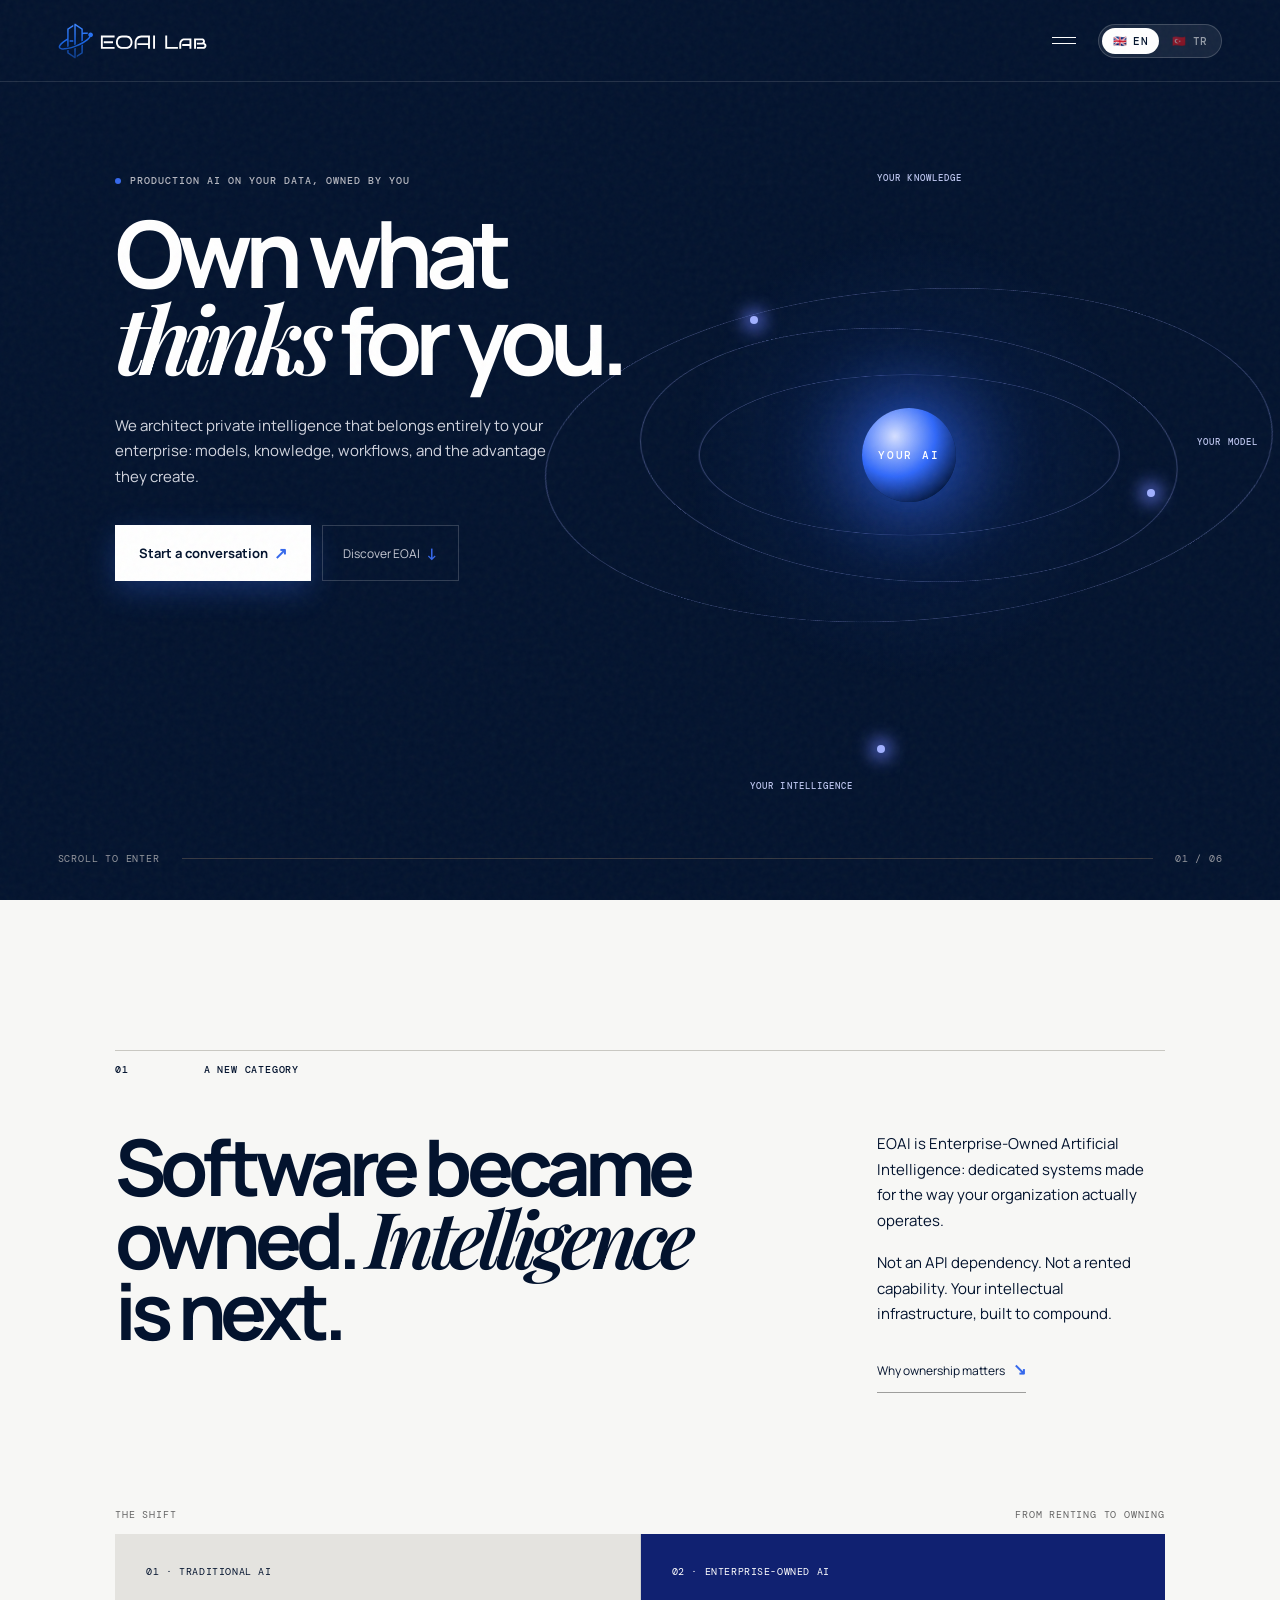
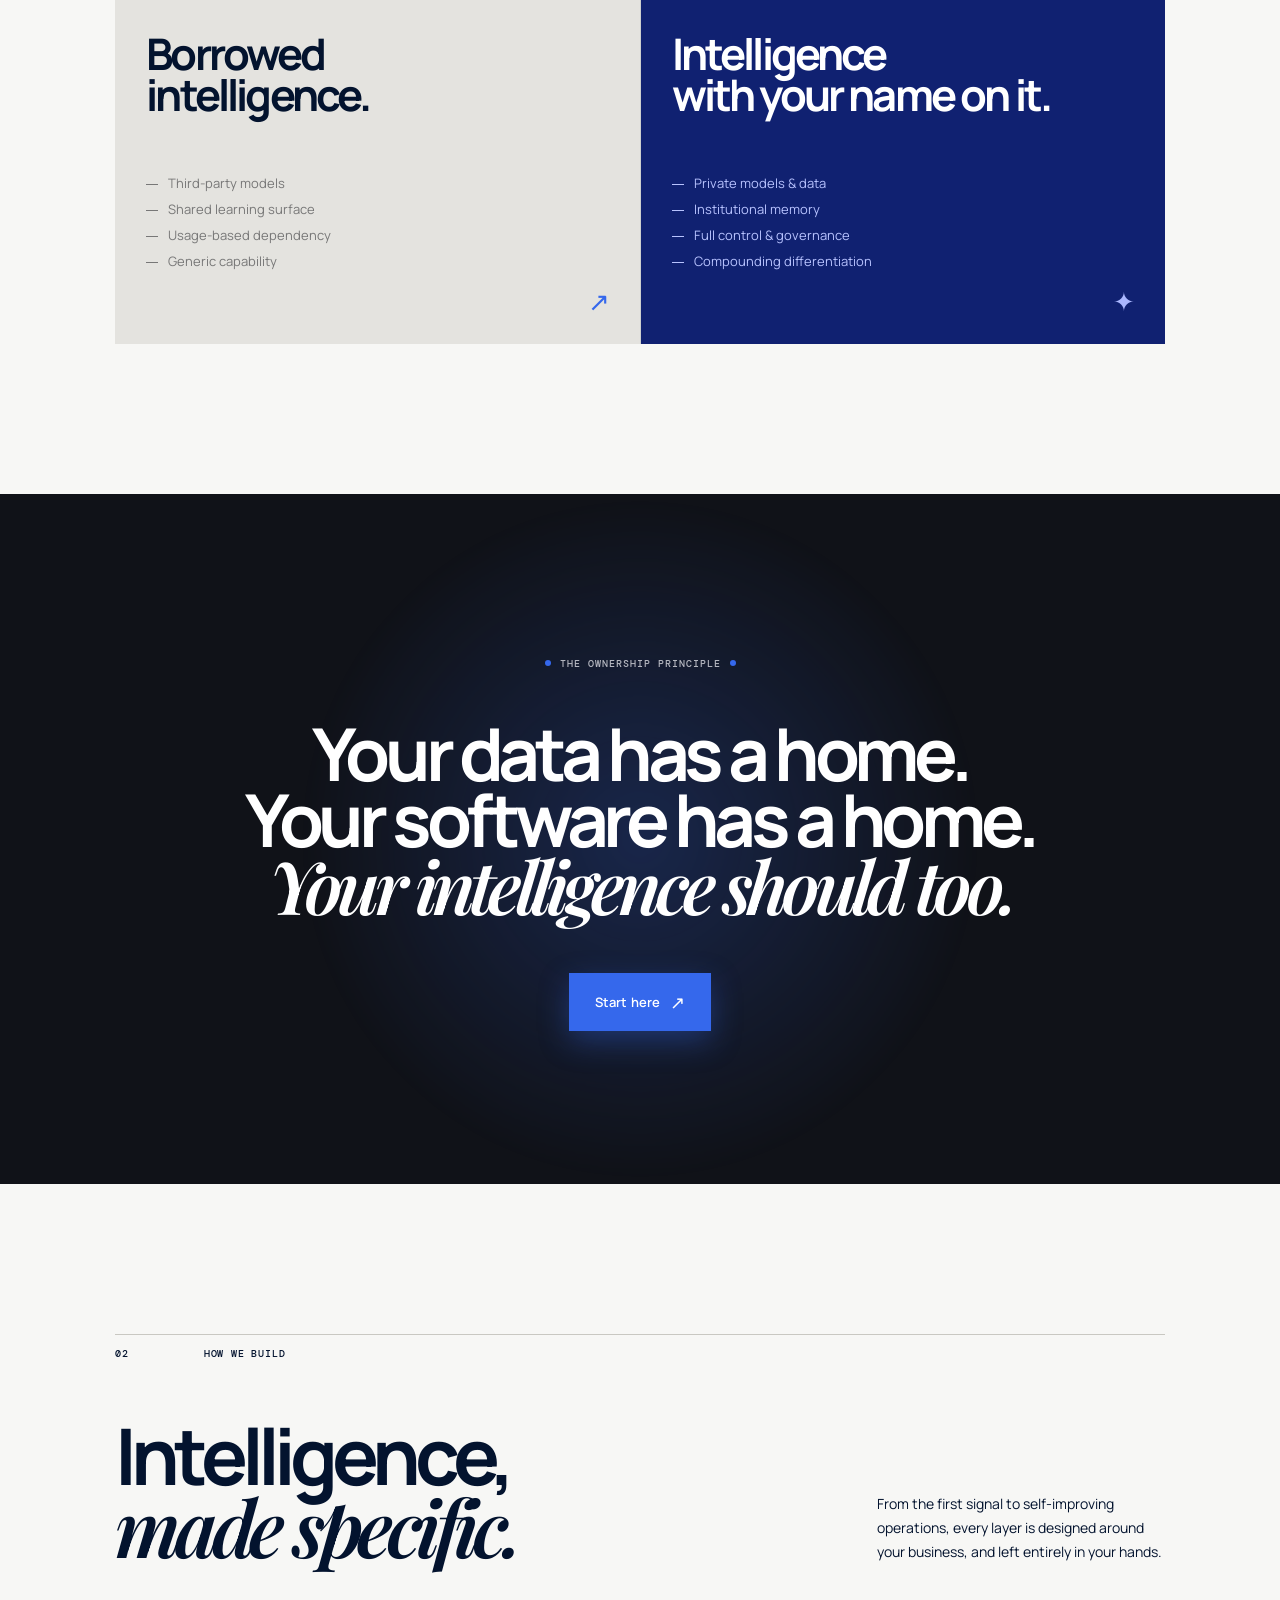
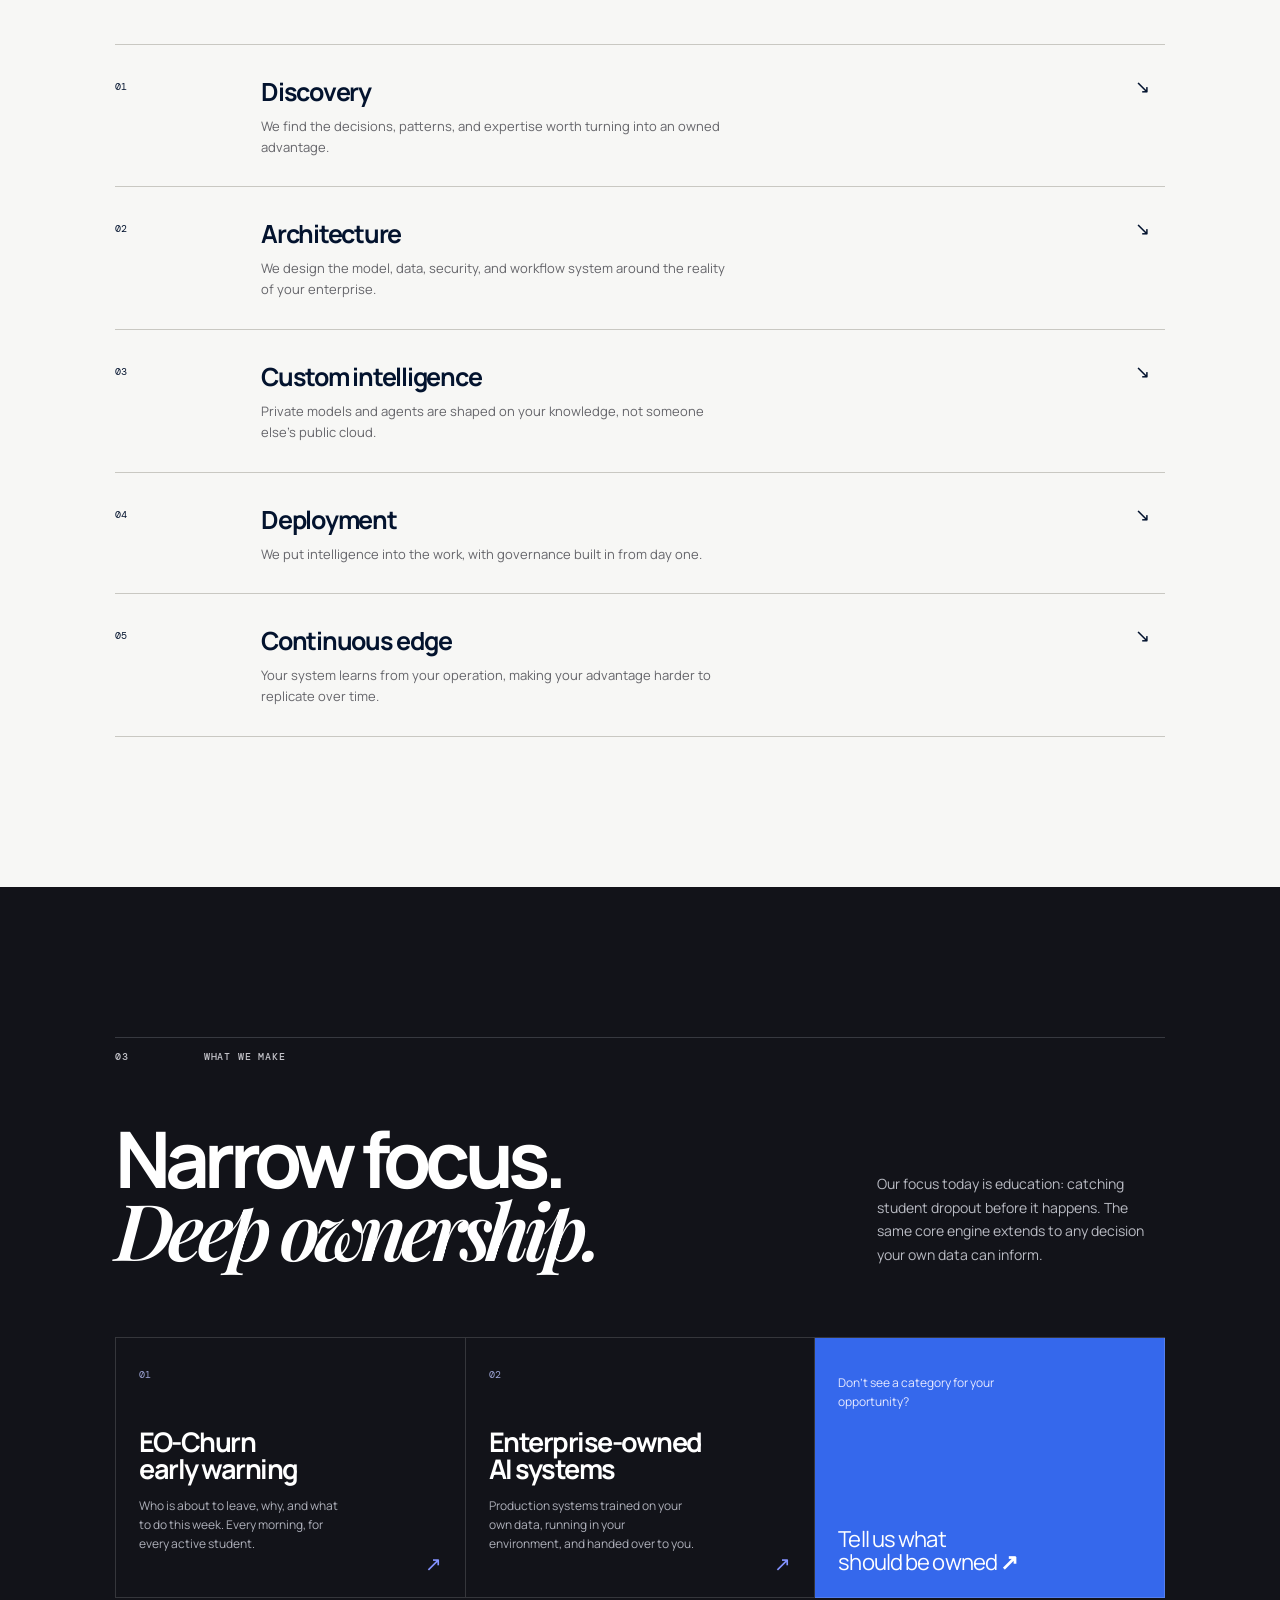
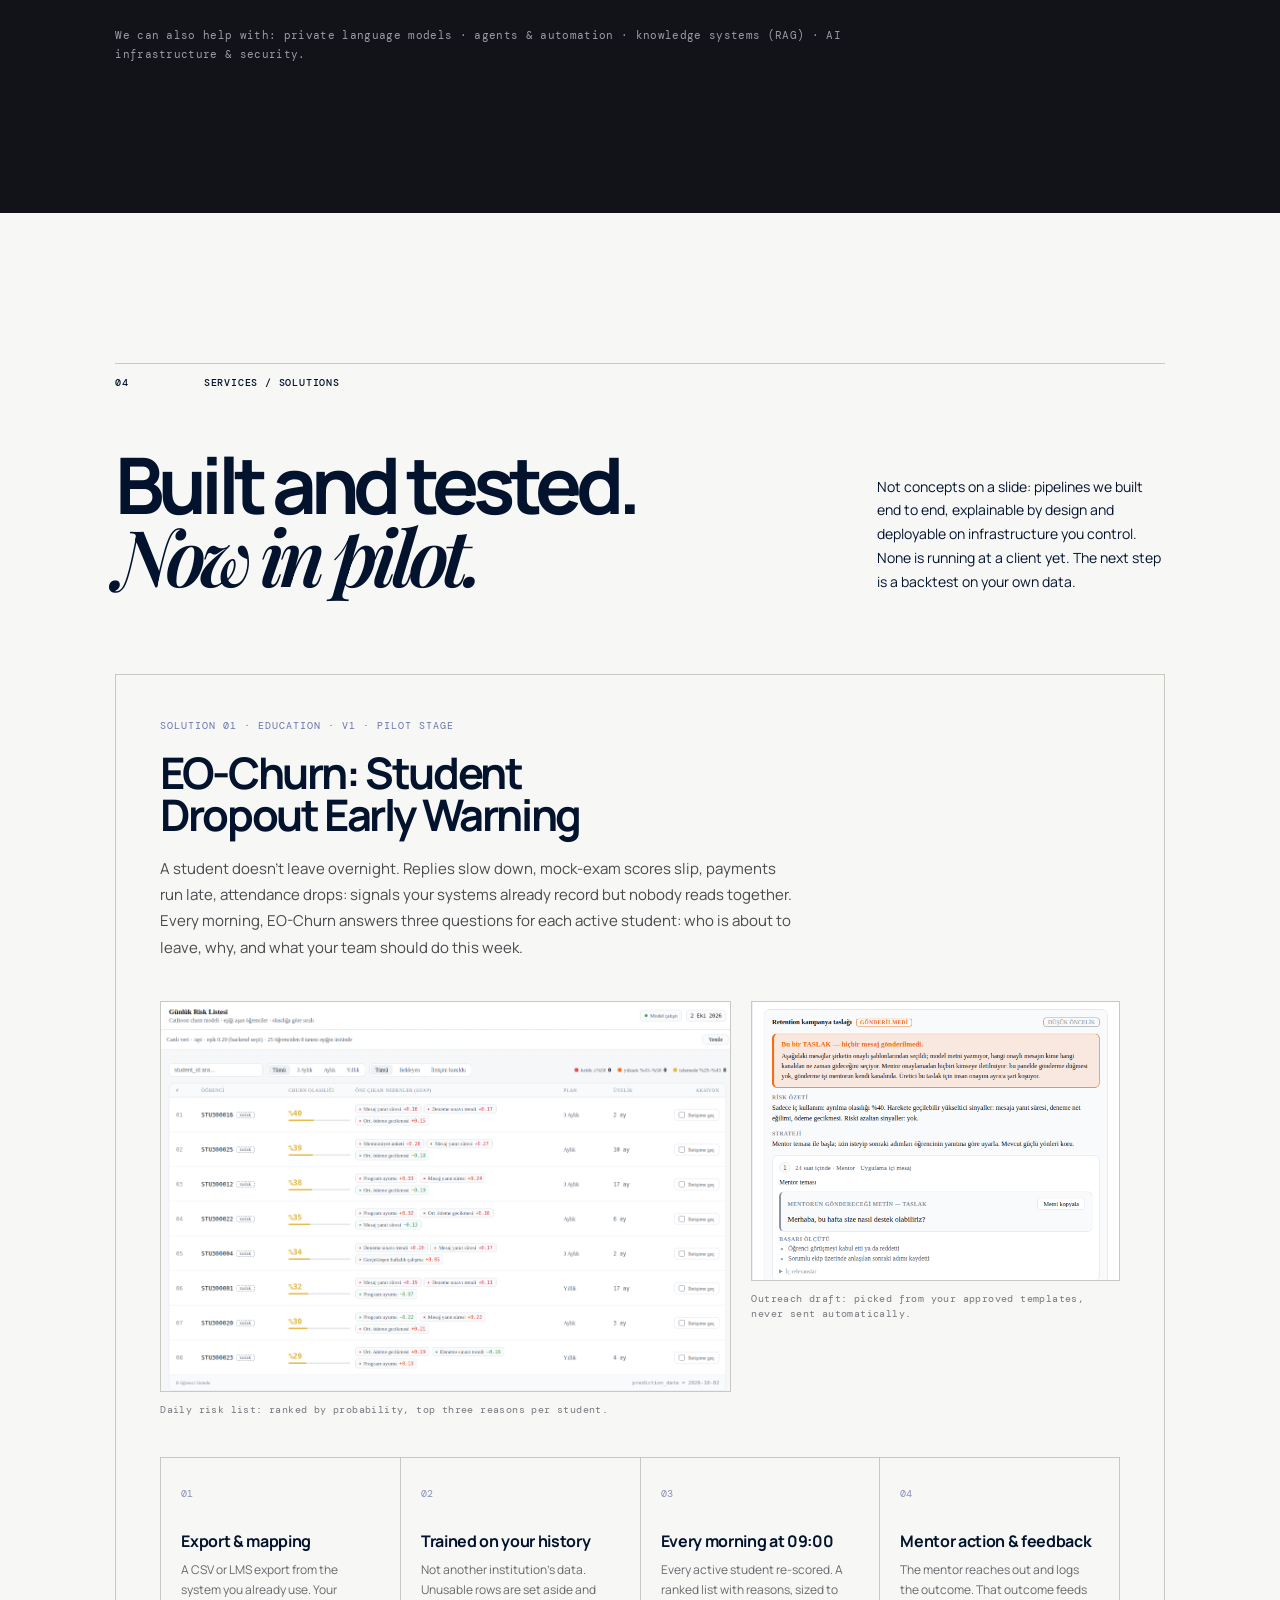
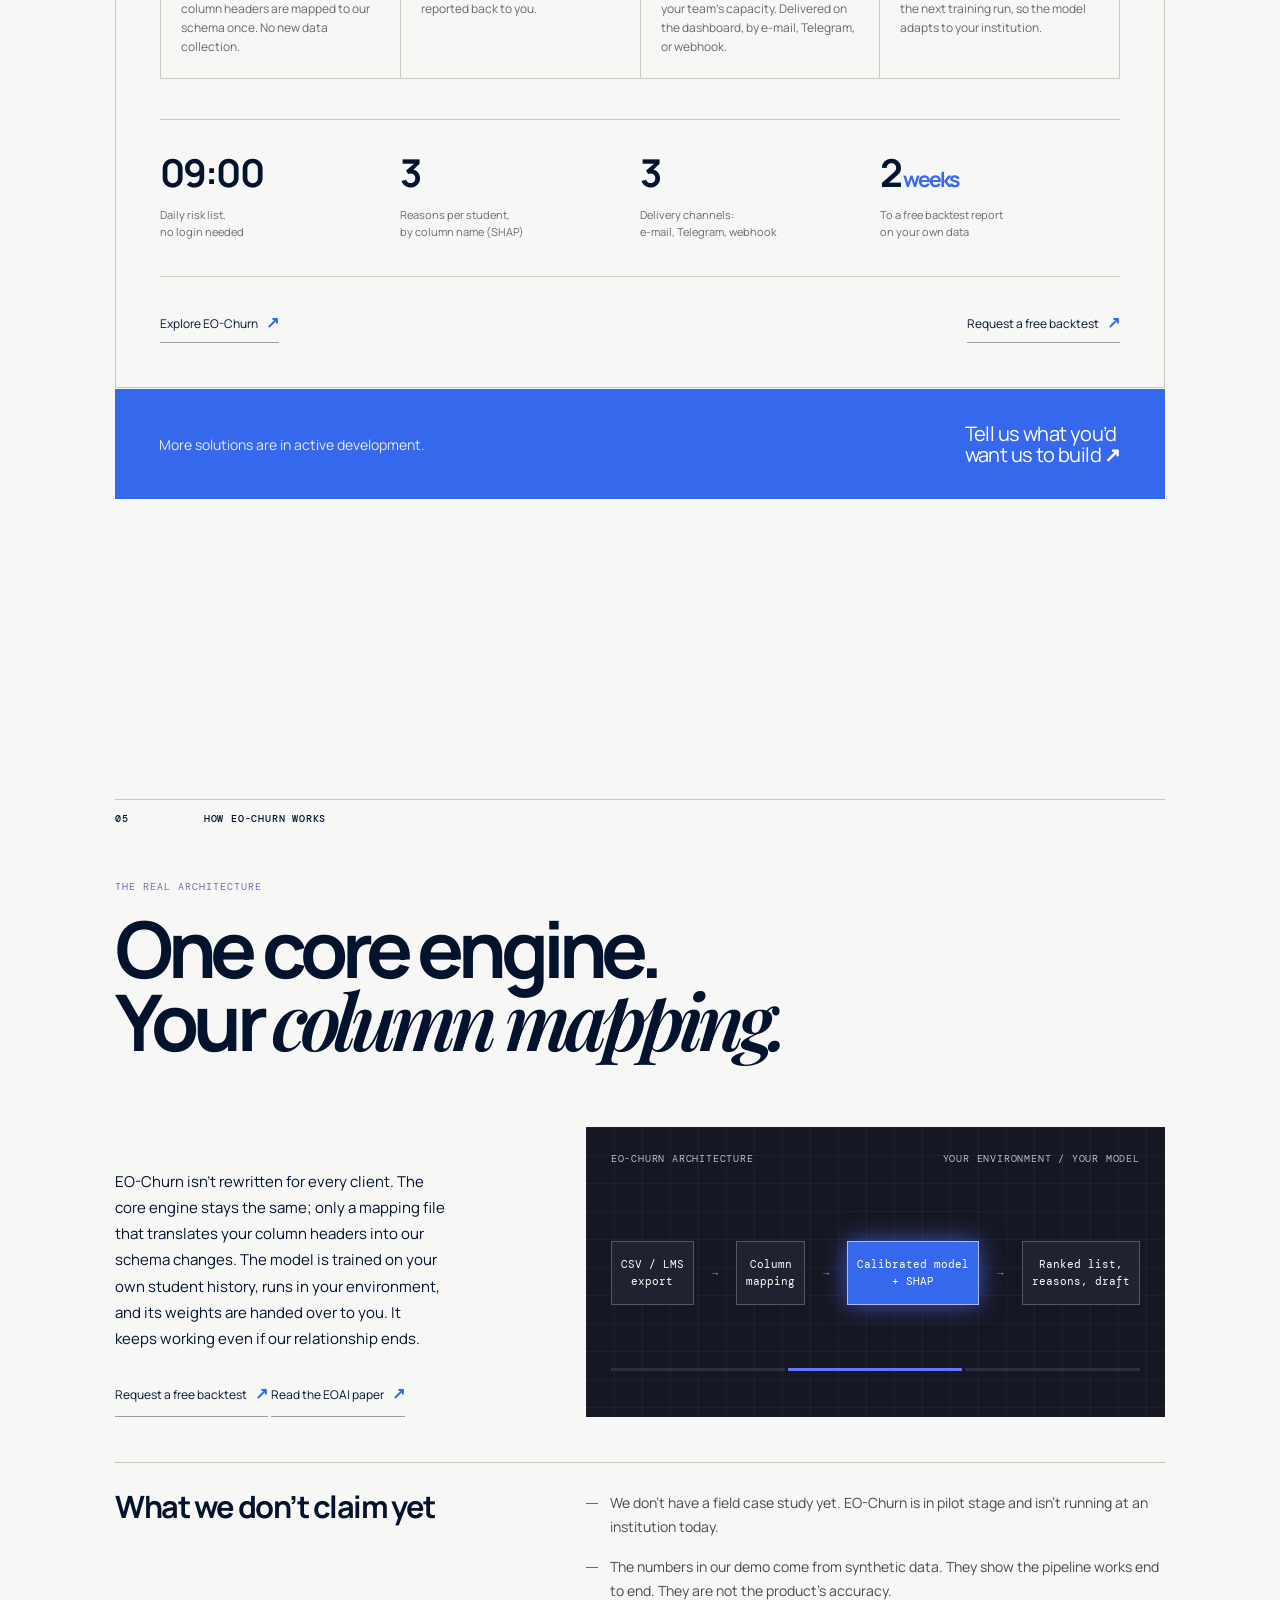
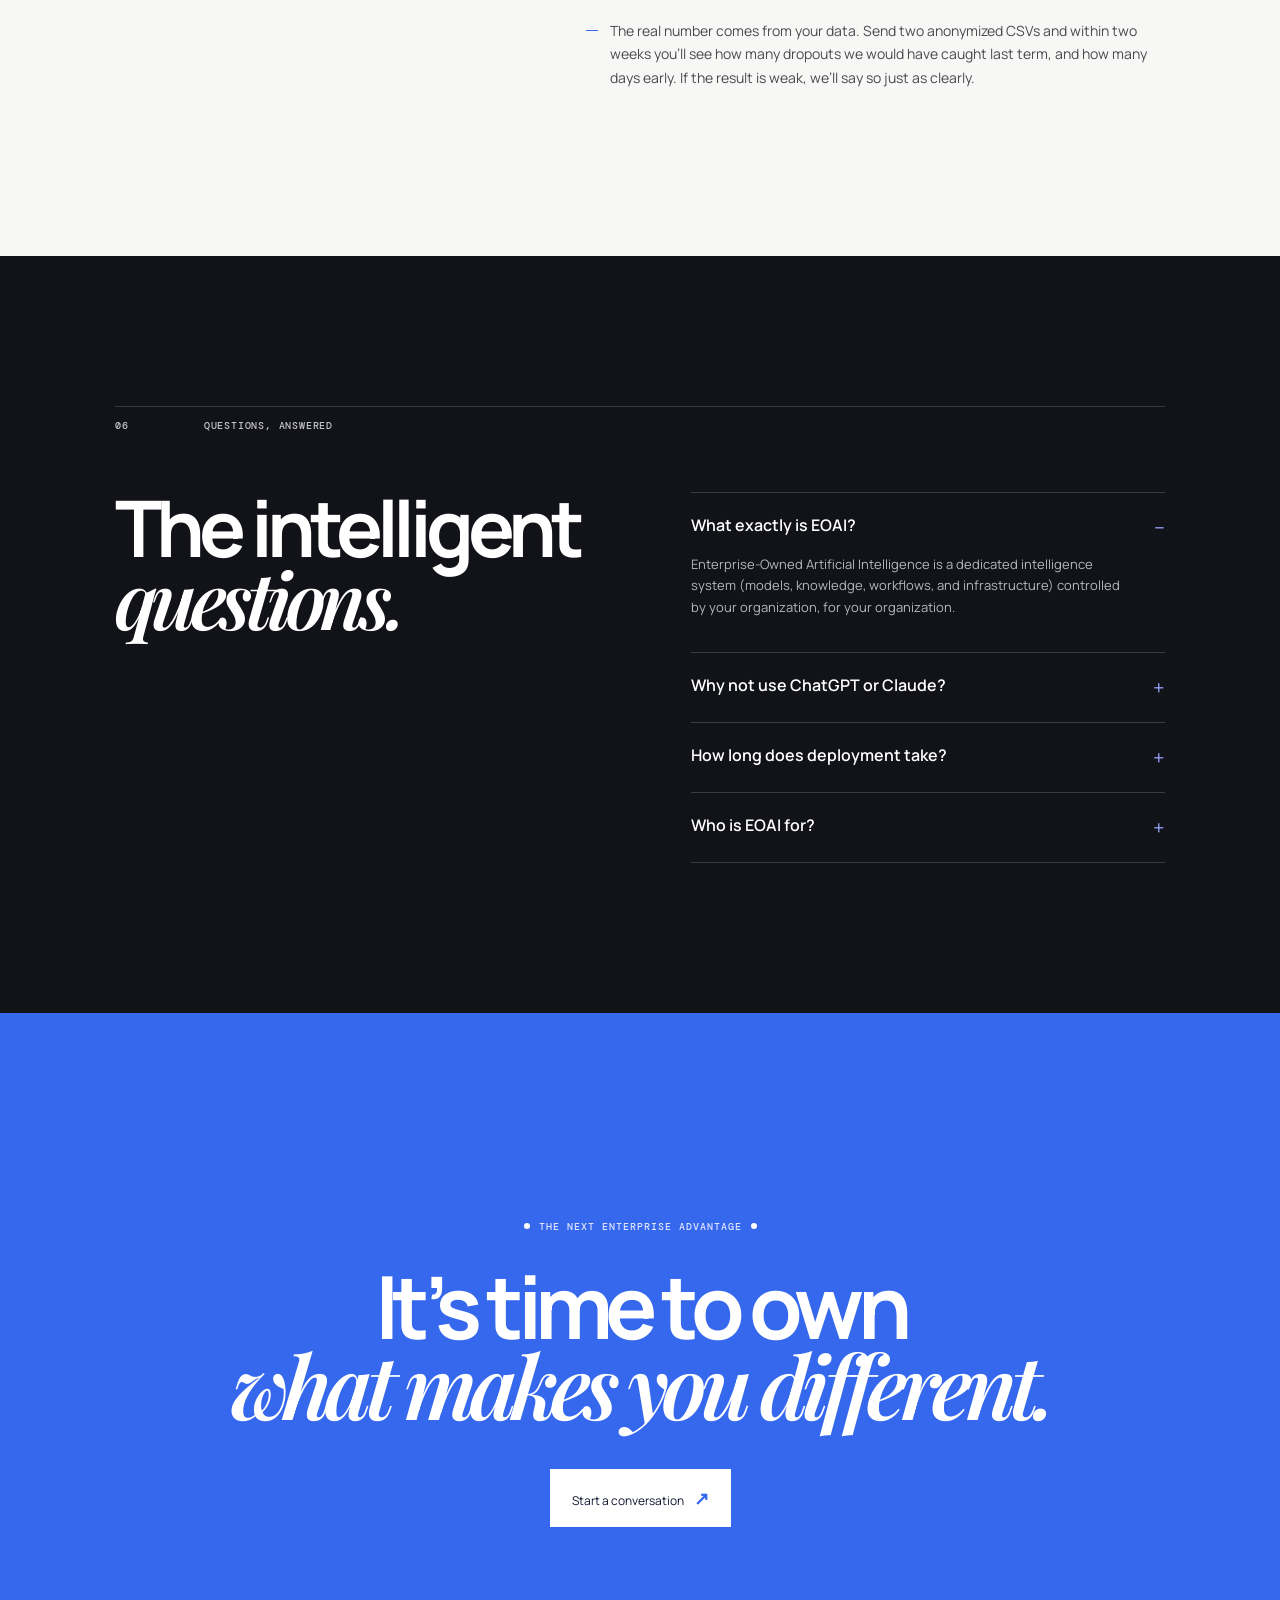
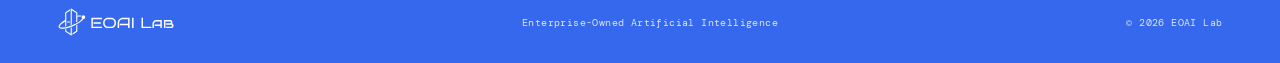
<file: public/index.html>
<!doctype html>
<html lang="en">
  <head>
    <meta charset="UTF-8" />
    <script>document.documentElement.classList.add("js")</script>
    <meta name="viewport" content="width=device-width, initial-scale=1.0" />
    <meta
      name="description"
      content="EOAI Lab builds Enterprise-Owned Artificial Intelligence. Private models, workflows, infrastructure, and intelligence your company owns."
    />
    <meta name="theme-color" content="#07080d" />
    <title>EOAI Lab</title>
    <link rel="icon" href="logos/Icon.svg" type="image/svg+xml" />
    <link rel="icon" href="favicon.ico" sizes="48x48" />
    <link rel="apple-touch-icon" href="apple-touch-icon.png" />
    <link rel="alternate" hreflang="en" href="https://www.eoailab.com/" />
    <link rel="alternate" hreflang="tr" href="https://www.eoailab.com/tr" />
    <link rel="alternate" hreflang="x-default" href="https://www.eoailab.com/" />
    <link rel="preconnect" href="https://fonts.googleapis.com" />
    <link rel="preconnect" href="https://fonts.gstatic.com" crossorigin />
    <link
      href="https://fonts.googleapis.com/css2?family=DM+Mono:wght@400;500&family=Manrope:wght@400;500;600;700;800&family=Playfair+Display:ital,wght@0,600;0,700;1,600&display=swap"
      rel="stylesheet"
    />
    <link rel="stylesheet" href="styles.css" />
  </head>
  <body data-i18n-title="home.metaTitle">
    <div class="noise" aria-hidden="true"></div>
    <header class="nav">
      <a class="brand" href="#top" data-i18n-aria-label="nav.brandAria" aria-label="EOAI Lab home"
        ><img src="logos/eoai-wordmark.svg" alt="EOAI Lab" width="1576" height="380" /></a
      ><button class="menu" data-i18n-aria-label="nav.menuAria" aria-label="Open navigation" aria-expanded="false" aria-controls="site-nav">
        <i></i><i></i>
      </button>
      <nav id="site-nav">
        <a href="#eoai">EOAI</a><a href="eo-churn.html" data-i18n="nav.eoChurn">EO-Churn</a
        ><a href="#services" data-i18n="nav.capabilities">Capabilities</a
        ><a href="#solutions" data-i18n="nav.solutions">Solutions</a
        ><a href="#how-it-works" data-i18n="nav.caseStudy">How it works</a><a href="#about" data-i18n="nav.about">About</a
        ><a href="work-with-us.html" data-i18n="nav.workWithUs">Work with us</a>
      </nav>
      <a class="nav-cta" href="become-a-client.html#apply"><span data-i18n="home.navCta">Start a conversation</span> <b>↗</b></a>
      <div class="lang-toggle" role="group" aria-label="Language / Dil">
        <button type="button" class="lang-btn" data-lang="en">🇬🇧<span>EN</span></button>
        <button type="button" class="lang-btn" data-lang="tr">🇹🇷<span>TR</span></button>
      </div>
    </header>

    <main id="top">
      <section class="hero">
        <div class="hero-copy">
          <p class="eyebrow"><span></span> <span data-i18n="home.heroEyebrow">Production AI on your data, owned by you</span></p>
          <h1 data-i18n="home.heroH1">Own what<br /><em>thinks</em> for you.</h1>
          <p class="lede" data-i18n="home.heroLede">
            We architect private intelligence that belongs entirely to your
            enterprise: models, knowledge, workflows, and the advantage they
            create.
          </p>
          <div class="actions">
            <a class="button primary" href="become-a-client.html#apply"><span data-i18n="home.navCta">Start a conversation</span> <b>↗</b></a
            ><a class="button ghost" href="#eoai"><span data-i18n="home.heroCtaGhost">Discover EOAI</span> <b>↓</b></a>
          </div>
        </div>
        <div
          class="hero-art"
          data-i18n-aria-label="home.heroArtAria"
          aria-label="Abstract visualization of an enterprise-owned intelligence system"
        >
          <div class="orbit orbit-a"></div>
          <div class="orbit orbit-b"></div>
          <div class="orbit orbit-c"></div>
          <div class="core"><span data-i18n="home.coreLabel">YOUR AI</span></div>
          <div class="signal s1"></div>
          <div class="signal s2"></div>
          <div class="signal s3"></div>
          <p class="art-label top" data-i18n="home.artTop">YOUR KNOWLEDGE</p>
          <p class="art-label right" data-i18n="home.artRight">YOUR MODEL</p>
          <p class="art-label bottom" data-i18n="home.artBottom">YOUR INTELLIGENCE</p>
        </div>
        <div class="hero-foot">
          <span data-i18n="home.scrollHint">Scroll to enter</span><i></i><span>01 / 06</span>
        </div>
      </section>

      <section class="intro section-pad" id="eoai">
        <div class="section-kicker">
          <span>01</span>
          <p data-i18n="home.kicker01">A new category</p>
        </div>
        <div class="intro-grid">
          <h2 class="display reveal" data-i18n="home.introH2">
            Software became<br />owned. <em>Intelligence</em><br />is next.
          </h2>
          <div class="intro-side reveal">
            <p data-i18n="home.introP1">
              EOAI is Enterprise-Owned Artificial Intelligence: dedicated
              systems made for the way your organization actually operates.
            </p>
            <p data-i18n="home.introP2">
              Not an API dependency. Not a rented capability. Your intellectual
              infrastructure, built to compound.
            </p>
            <a class="text-link" href="#ownership"
              ><span data-i18n="home.introLink">Why ownership matters</span> <b>↘</b></a
            >
          </div>
        </div>
        <div class="ownership reveal">
          <div class="ownership-head">
            <span data-i18n="home.ownershipTag1">THE SHIFT</span><span data-i18n="home.ownershipTag2">FROM RENTING TO OWNING</span>
          </div>
          <div class="compare-cards">
            <article class="compare-card muted">
              <p class="card-index" data-i18n="home.cardIndex01">01 · Traditional AI</p>
              <h3 data-i18n="home.cardH3_01">Borrowed<br />intelligence.</h3>
              <ul>
                <li data-i18n="home.cardLi_01_1">Third-party models</li>
                <li data-i18n="home.cardLi_01_2">Shared learning surface</li>
                <li data-i18n="home.cardLi_01_3">Usage-based dependency</li>
                <li data-i18n="home.cardLi_01_4">Generic capability</li>
              </ul>
              <div class="card-mark">↗</div>
            </article>
            <article class="compare-card owned">
              <p class="card-index" data-i18n="home.cardIndex02">02 · Enterprise-Owned AI</p>
              <h3 data-i18n="home.cardH3_02">Intelligence<br />with your name on it.</h3>
              <ul>
                <li data-i18n="home.cardLi_02_1">Private models &amp; data</li>
                <li data-i18n="home.cardLi_02_2">Institutional memory</li>
                <li data-i18n="home.cardLi_02_3">Full control &amp; governance</li>
                <li data-i18n="home.cardLi_02_4">Compounding differentiation</li>
              </ul>
              <div class="card-mark">✦</div>
            </article>
          </div>
        </div>
      </section>

      <section class="manifesto" id="ownership">
        <div class="manifesto-bg"></div>
        <p class="eyebrow centered">
          <span></span> <span data-i18n="home.manifestoEyebrow">The ownership principle</span> <span></span>
        </p>
        <h2 class="reveal" data-i18n="home.manifestoH2">
          Your data has a home.<br />Your software has a home.<br /><em
            >Your intelligence should too.</em
          >
        </h2>
        <a class="manifesto-cta" href="become-a-client.html#apply"
          ><span data-i18n="home.roundLink">Start here</span> <b>↗</b></a
        >
      </section>

      <section class="process section-pad" id="about">
        <div class="section-kicker">
          <span>02</span>
          <p data-i18n="home.kicker02">How we build</p>
        </div>
        <div class="process-head">
          <h2 class="display reveal" data-i18n="home.processH2">
            Intelligence,<br /><em>made specific.</em>
          </h2>
          <p data-i18n="home.processP">
            From the first signal to self-improving operations, every layer is
            designed around your business, and left entirely in your hands.
          </p>
        </div>
        <ol class="steps">
          <li>
            <span>01</span>
            <div>
              <h3 data-i18n="home.step1Title">Discovery</h3>
              <p data-i18n="home.step1Desc">
                We find the decisions, patterns, and expertise worth turning
                into an owned advantage.
              </p>
            </div>
            <b>↘</b>
          </li>
          <li>
            <span>02</span>
            <div>
              <h3 data-i18n="home.step2Title">Architecture</h3>
              <p data-i18n="home.step2Desc">
                We design the model, data, security, and workflow system around
                the reality of your enterprise.
              </p>
            </div>
            <b>↘</b>
          </li>
          <li>
            <span>03</span>
            <div>
              <h3 data-i18n="home.step3Title">Custom intelligence</h3>
              <p data-i18n="home.step3Desc">
                Private models and agents are shaped on your knowledge, not
                someone else’s public cloud.
              </p>
            </div>
            <b>↘</b>
          </li>
          <li>
            <span>04</span>
            <div>
              <h3 data-i18n="home.step4Title">Deployment</h3>
              <p data-i18n="home.step4Desc">
                We put intelligence into the work, with governance built in from
                day one.
              </p>
            </div>
            <b>↘</b>
          </li>
          <li>
            <span>05</span>
            <div>
              <h3 data-i18n="home.step5Title">Continuous edge</h3>
              <p data-i18n="home.step5Desc">
                Your system learns from your operation, making your advantage
                harder to replicate over time.
              </p>
            </div>
            <b>↘</b>
          </li>
        </ol>
      </section>

      <section class="services section-pad" id="services">
        <div class="section-kicker light">
          <span>03</span>
          <p data-i18n="home.kicker03">What we make</p>
        </div>
        <div class="services-head">
          <h2 class="display reveal" data-i18n="home.servicesH2">
            Narrow focus.<br /><em>Deep ownership.</em>
          </h2>
          <p data-i18n="home.servicesP">
            Our focus today is education: catching student dropout before it
            happens. The same core engine extends to any decision your own
            data can inform.
          </p>
        </div>
        <div class="service-grid">
          <article>
            <span>01</span>
            <h3 data-i18n="home.svc1Title">EO-Churn<br />early warning</h3>
            <p data-i18n="home.svc1Desc">Who is about to leave, why, and what to do this week. Every morning, for every active student.</p>
            <a class="service-link" href="eo-churn.html" data-i18n-aria-label="home.svc1Aria" aria-label="See EO-Churn">↗</a>
          </article>
          <article>
            <span>02</span>
            <h3 data-i18n="home.svc2Title">Enterprise-owned<br />AI systems</h3>
            <p data-i18n="home.svc2Desc">Production systems trained on your own data, running in your environment, and handed over to you.</p>
            <i>↗</i>
          </article>
          <article class="service-cta">
            <p data-i18n="home.svcCtaP">Don’t see a category for your opportunity?</p>
            <a href="#contact"><span data-i18n="home.svcCtaLink">Tell us what<br />should be owned</span> <b>↗</b></a>
          </article>
        </div>
        <p class="service-also" data-i18n="home.svcAlso">
          We can also help with: private language models · agents &amp;
          automation · knowledge systems (RAG) · AI infrastructure &amp;
          security.
        </p>
      </section>

      <section class="solutions section-pad" id="solutions">
        <div class="section-kicker">
          <span>04</span>
          <p data-i18n="home.kicker04">Services / Solutions</p>
        </div>
        <div class="solutions-head">
          <h2 class="display reveal" data-i18n="home.solutionsH2">
            Built and tested.<br /><em>Now in pilot.</em>
          </h2>
          <p data-i18n="home.solutionsP">
            Not concepts on a slide: pipelines we built end to end,
            explainable by design and deployable on infrastructure you
            control. None is running at a client yet. The next step is a
            backtest on your own data.
          </p>
        </div>

        <article class="solution reveal" id="eo-churn">
          <div class="solution-top">
            <p class="tag" data-i18n="home.eocTag">SOLUTION 01 · EDUCATION · V1 · PILOT STAGE</p>
            <h3 data-i18n="home.eocH3">EO-Churn: Student<br />Dropout Early Warning</h3>
            <p class="solution-copy" data-i18n="home.eocCopy">
              A student doesn’t leave overnight. Replies slow down, mock-exam
              scores slip, payments run late, attendance drops: signals your
              systems already record but nobody reads together. Every morning,
              EO-Churn answers three questions for each active student: who is
              about to leave, why, and what your team should do this week.
            </p>
          </div>

          <div class="solution-shots">
            <figure>
              <img src="eo-churn-risk-list.png" width="1213" height="830" loading="lazy"
                data-i18n-alt="home.eocShot1Alt"
                alt="EO-Churn daily risk list: students ranked by dropout probability, each with its top three SHAP reasons" />
              <figcaption data-i18n="home.eocShot1Cap">Daily risk list: ranked by probability, top three reasons per student.</figcaption>
            </figure>
            <figure>
              <img src="eo-churn-draft.png" width="650" height="500" loading="lazy"
                data-i18n-alt="home.eocShot2Alt"
                alt="EO-Churn outreach draft: a mentor message chosen from approved templates, marked as not sent" />
              <figcaption data-i18n="home.eocShot2Cap">Outreach draft: picked from your approved templates, never sent automatically.</figcaption>
            </figure>
          </div>

          <div class="solution-flow">
            <div>
              <span>01</span>
              <h4 data-i18n="home.eocFlow1Title">Export &amp; mapping</h4>
              <p data-i18n="home.eocFlow1Desc">
                A CSV or LMS export from the system you already use. Your
                column headers are mapped to our schema once. No new data
                collection.
              </p>
            </div>
            <div>
              <span>02</span>
              <h4 data-i18n="home.eocFlow2Title">Trained on your history</h4>
              <p data-i18n="home.eocFlow2Desc">
                Not another institution’s data. Unusable rows are set aside
                and reported back to you.
              </p>
            </div>
            <div>
              <span>03</span>
              <h4 data-i18n="home.eocFlow3Title">Every morning at 09:00</h4>
              <p data-i18n="home.eocFlow3Desc">
                Every active student re-scored. A ranked list with reasons,
                sized to your team’s capacity. Delivered on the dashboard, by e-mail,
                Telegram, or webhook.
              </p>
            </div>
            <div>
              <span>04</span>
              <h4 data-i18n="home.eocFlow4Title">Mentor action &amp; feedback</h4>
              <p data-i18n="home.eocFlow4Desc">
                The mentor reaches out and logs the outcome. That outcome feeds
                the next training run, so the model adapts to your institution.
              </p>
            </div>
          </div>

          <div class="solution-metrics">
            <div>
              <strong>09:00</strong>
              <p data-i18n="home.eocFact1">Daily risk list,<br />no login needed</p>
            </div>
            <div>
              <strong>3</strong>
              <p data-i18n="home.eocFact2">Reasons per student,<br />by column name (SHAP)</p>
            </div>
            <div>
              <strong>3</strong>
              <p data-i18n="home.eocFact3">Delivery channels:<br />e-mail, Telegram, webhook</p>
            </div>
            <div>
              <strong>2<span data-i18n="home.eocFact4Unit">wk</span></strong>
              <p data-i18n="home.eocFact4">To a free backtest report<br />on your own data</p>
            </div>
          </div>

          <div class="solution-foot">
            <a class="text-link" href="eo-churn.html"
              ><span data-i18n="home.eocPageLink">Explore EO-Churn</span> <b>↗</b></a
            ><a class="text-link" href="become-a-client.html#apply"
              ><span data-i18n="home.eocFootLink">Request a free backtest</span> <b>↗</b></a
            >
          </div>
        </article>

        <div class="solution-more reveal">
          <p data-i18n="home.solMoreP">More solutions are in active development.</p>
          <a href="#contact"><span data-i18n="home.solMoreLink">Tell us what you’d<br />want us to build</span> <b>↗</b></a>
        </div>
      </section>

      <section class="case section-pad" id="how-it-works">
        <div class="section-kicker">
          <span>05</span>
          <p data-i18n="home.kicker05">How EO-Churn works</p>
        </div>
        <div class="case-title">
          <p class="tag" data-i18n="home.caseTag">THE REAL ARCHITECTURE</p>
          <h2 class="display reveal" data-i18n="home.caseH2">
            One core engine.<br />Your <em>column mapping.</em>
          </h2>
        </div>
        <div class="case-layout">
          <div class="case-copy">
            <p data-i18n="home.caseCopy">
              EO-Churn isn’t rewritten for every client. The core engine stays
              the same; only a mapping file that translates your column
              headers into our schema changes. The model is trained on your
              own student history, runs in your environment, and its weights
              are handed over to you. It keeps working even if our
              relationship ends.
            </p>
            <a class="text-link" href="become-a-client.html#apply"
              ><span data-i18n="home.caseLink1">Request a free backtest</span> <b>↗</b></a
            >
             <a class="text-link" href="file.pdf" target="_blank"
              ><span data-i18n="home.caseLink2">Read the EOAI paper</span> <b>↗</b></a
            >
          </div>
          <div class="architecture">
            <div class="arch-head">
              <span data-i18n="home.archTag1">EO-CHURN ARCHITECTURE</span
              ><span data-i18n="home.archTag2">YOUR ENVIRONMENT / YOUR MODEL</span>
            </div>
            <div class="arch-flow">
              <div data-i18n="home.arch1">CSV / LMS<br />export</div>
              <i>→</i>
              <div data-i18n="home.arch2">Column<br />mapping</div>
              <i>→</i>
              <div class="arch-core" data-i18n="home.arch3">Calibrated model<br />+ SHAP</div>
              <i>→</i>
              <div data-i18n="home.arch4">Ranked list,<br />reasons, draft</div>
            </div>
            <div class="arch-lines">
              <span></span><span></span><span></span>
            </div>
          </div>
        </div>
        <div class="claims">
          <h3 data-i18n="home.claimsH3">What we don’t claim yet</h3>
          <ul>
            <li data-i18n="home.claim1">
              We don’t have a field case study yet. EO-Churn is in pilot stage
              and isn’t running at an institution today.
            </li>
            <li data-i18n="home.claim2">
              The numbers in our demo come from synthetic data. They show the
              pipeline works end to end. They are not the product’s accuracy.
            </li>
            <li data-i18n="home.claim3">
              The real number comes from your data. Send two anonymized CSVs
              and within two weeks you’ll see how many dropouts we would have
              caught last term, and how many days early. If the result is
              weak, we’ll say so just as clearly.
            </li>
          </ul>
        </div>
      </section>

      <section class="faq section-pad">
        <div class="section-kicker light">
          <span>06</span>
          <p data-i18n="home.kicker06">Questions, answered</p>
        </div>
        <div class="faq-grid">
          <h2 class="display reveal" data-i18n="home.faqH2">
            The intelligent<br /><em>questions.</em>
          </h2>
          <div class="accordion">
            <details open>
              <summary><span data-i18n="home.faq1Q">What exactly is EOAI?</span><b>−</b></summary>
              <div class="answer">
                <p data-i18n="home.faq1A">
                  Enterprise-Owned Artificial Intelligence is a dedicated
                  intelligence system (models, knowledge, workflows, and
                  infrastructure) controlled by your organization, for your
                  organization.
                </p>
              </div>
            </details>
            <details>
              <summary><span data-i18n="home.faq2Q">Why not use ChatGPT or Claude?</span><b>+</b></summary>
              <div class="answer">
                <p data-i18n="home.faq2A">
                  Public models can be powerful tools. But they are not your
                  long-term intellectual property, operating system, or
                  differentiated advantage. EOAI turns intelligence into an owned
                  asset.
                </p>
              </div>
            </details>
            <details>
              <summary><span data-i18n="home.faq3Q">How long does deployment take?</span><b>+</b></summary>
              <div class="answer">
                <p data-i18n="home.faq3A">
                  Focused systems can launch in weeks. Larger enterprise platforms
                  evolve in deliberate phases, balancing impact, readiness, and
                  governance.
                </p>
              </div>
            </details>
            <details>
              <summary><span data-i18n="home.faq4Q">Who is EOAI for?</span><b>+</b></summary>
              <div class="answer">
                <p data-i18n="home.faq4A">
                  Organizations ready to make intelligence part of their core
                  operating model, without outsourcing their future to a
                  third-party API.
                </p>
              </div>
            </details>
          </div>
        </div>
      </section>

      <section class="contact" id="contact">
        <p class="eyebrow centered">
          <span></span> <span data-i18n="home.contactEyebrow">The next enterprise advantage</span> <span></span>
        </p>
        <h2 class="reveal" data-i18n="home.contactH2">
          It’s time to own<br /><em>what makes you different.</em>
        </h2>
        <a class="contact-button" href="become-a-client.html#apply"
          ><span data-i18n="home.navCta">Start a conversation</span> <b>↗</b></a
        >
        <div class="contact-foot">
          <a class="brand" href="#top"><img src="logos/eoai-wordmark-white.svg" alt="EOAI Lab" width="1576" height="380" /></a
          ><span data-i18n="home.contactFootTag">Enterprise-Owned Artificial Intelligence</span
          ><span>© 2026 EOAI Lab</span>
        </div>
      </section>
    </main>
    <a class="to-top" href="#top" data-i18n-aria-label="home.toTopAria" aria-label="Back to top"><b>↑</b></a>
    <script src="i18n.js"></script>
    <script src="script.js"></script>
  </body>
</html>
</file>
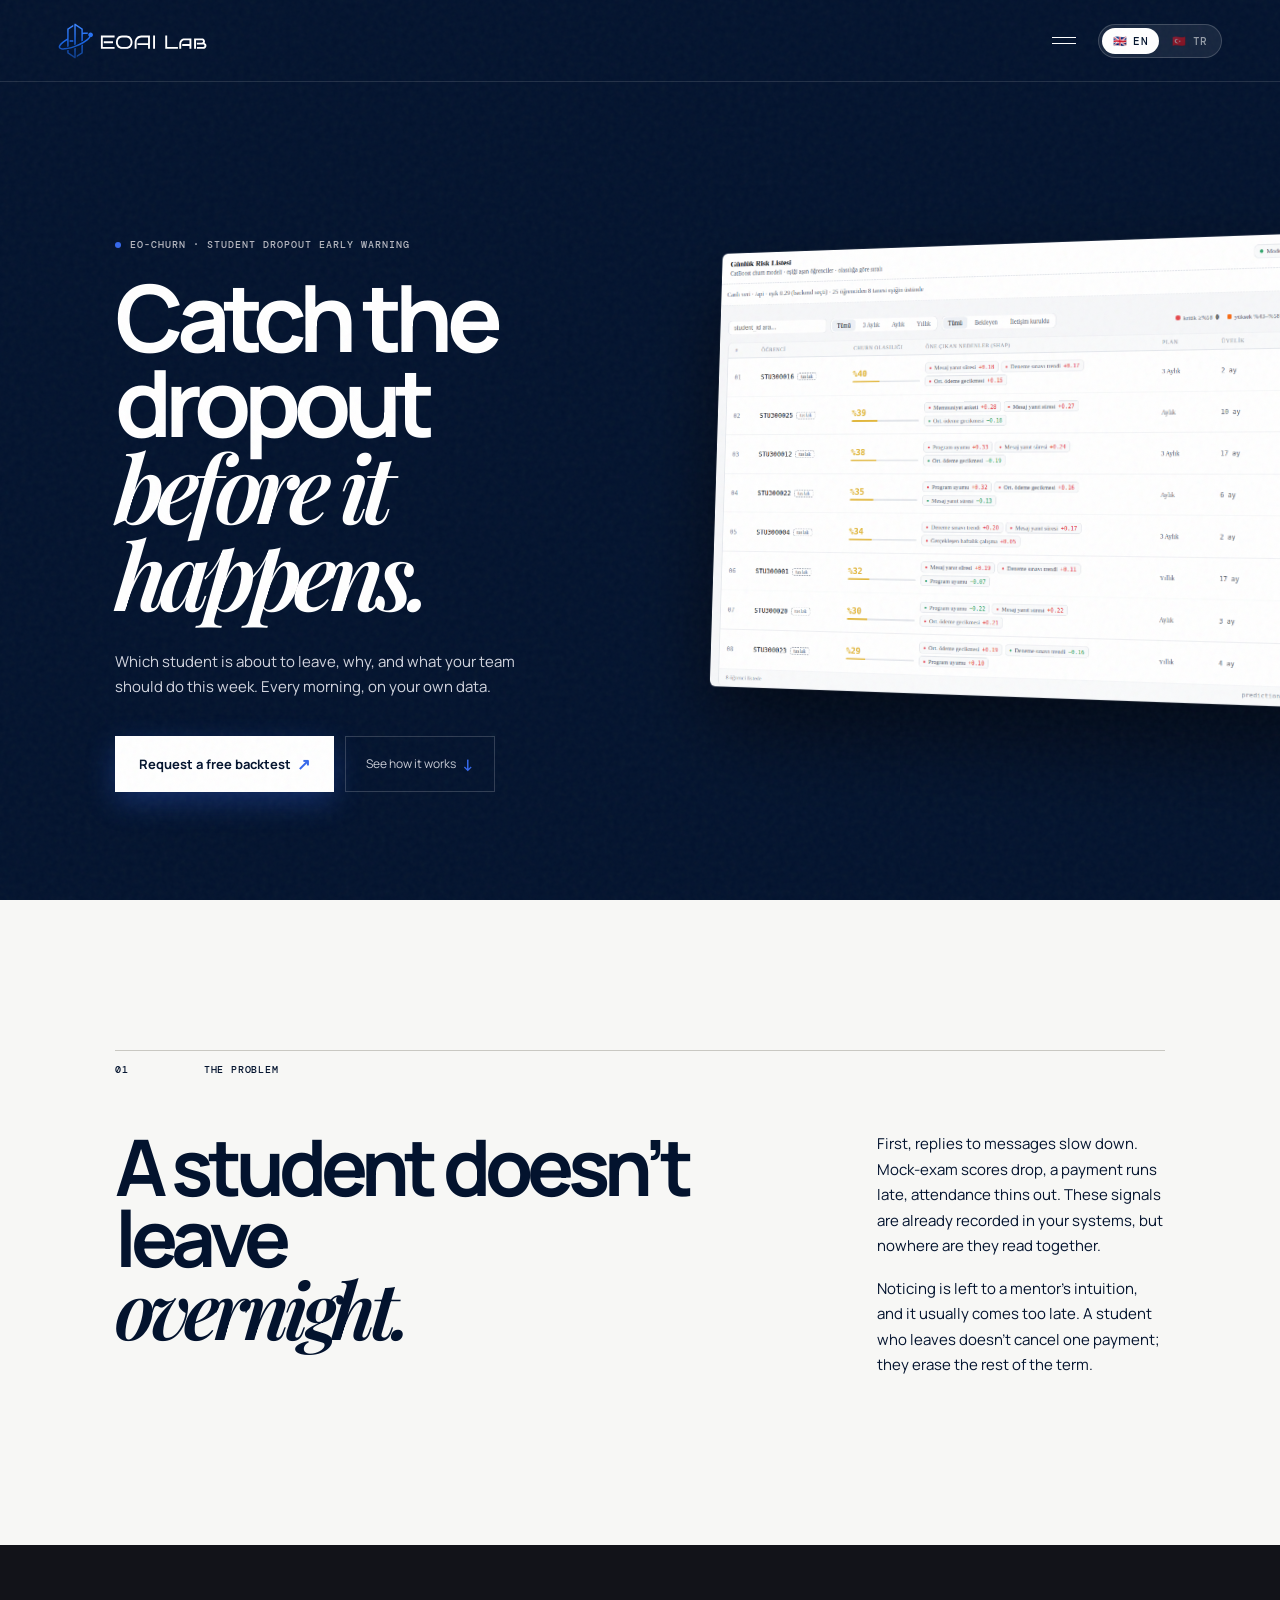
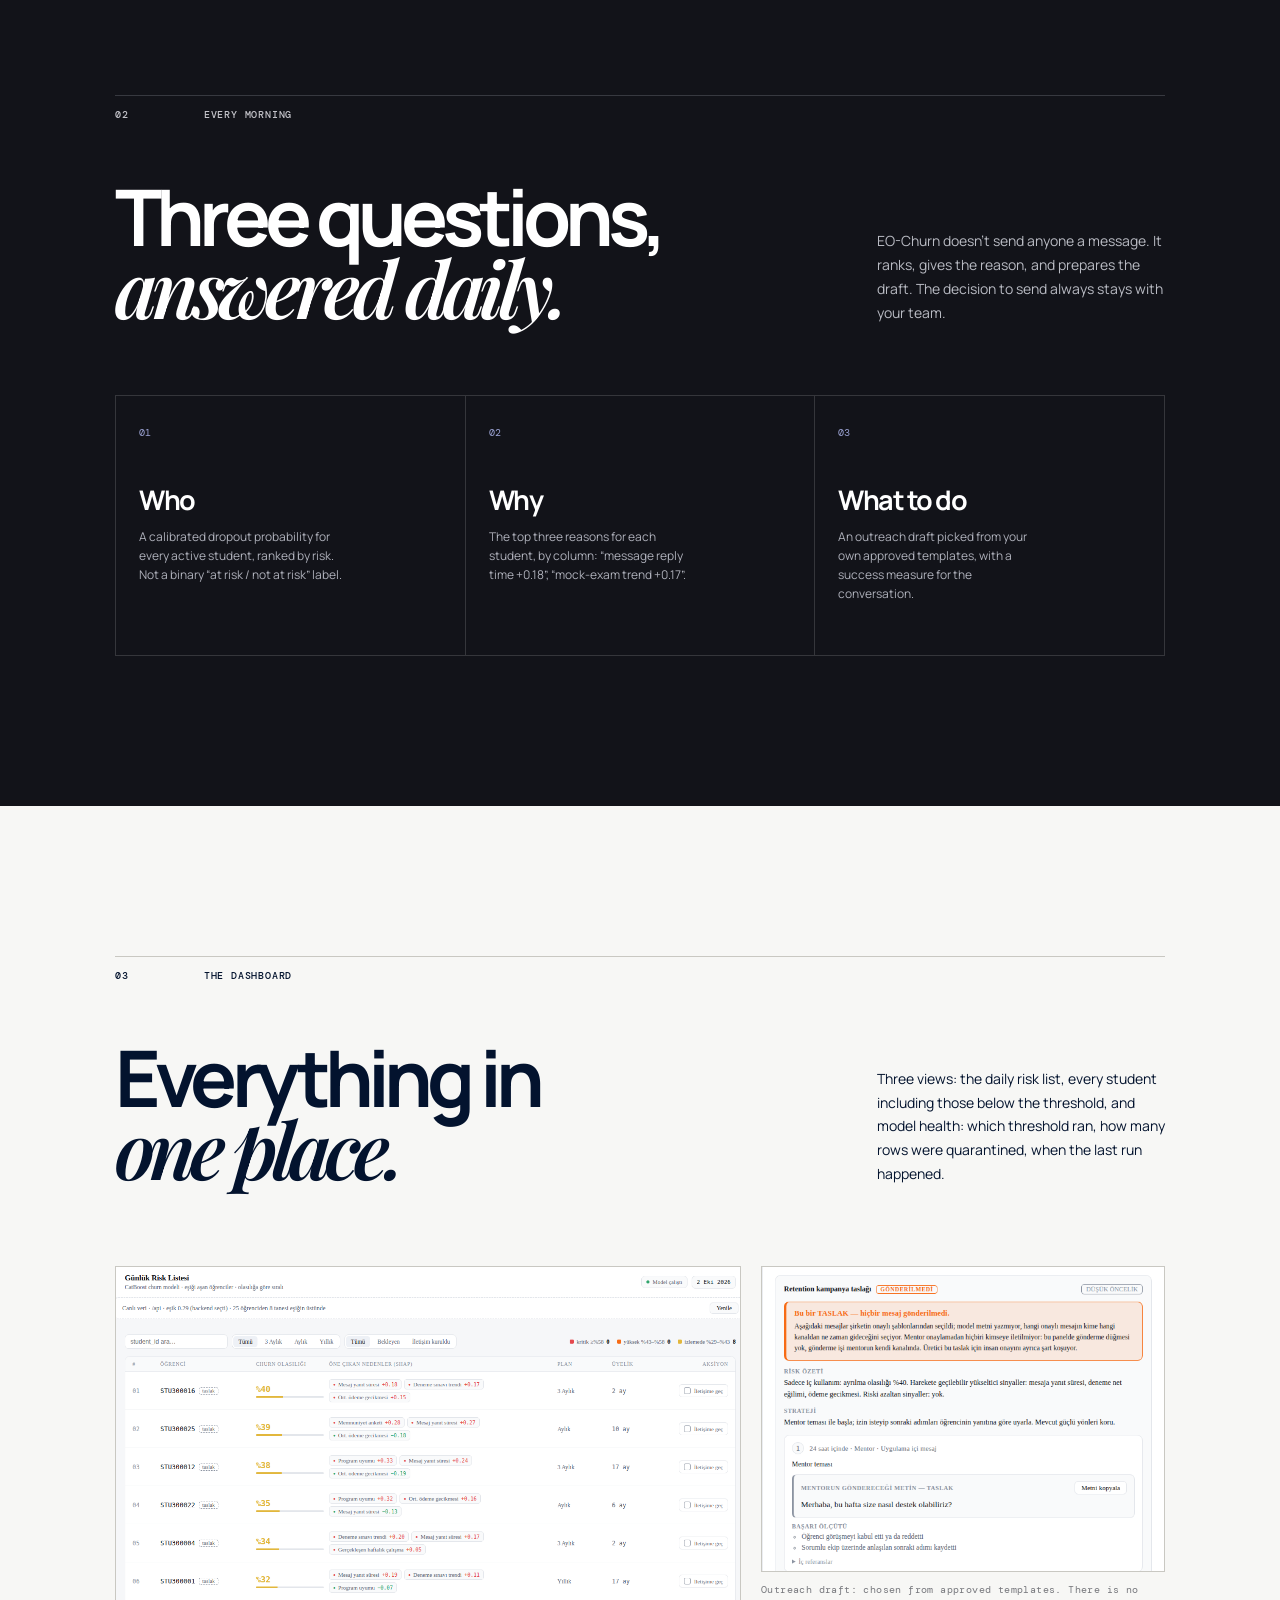
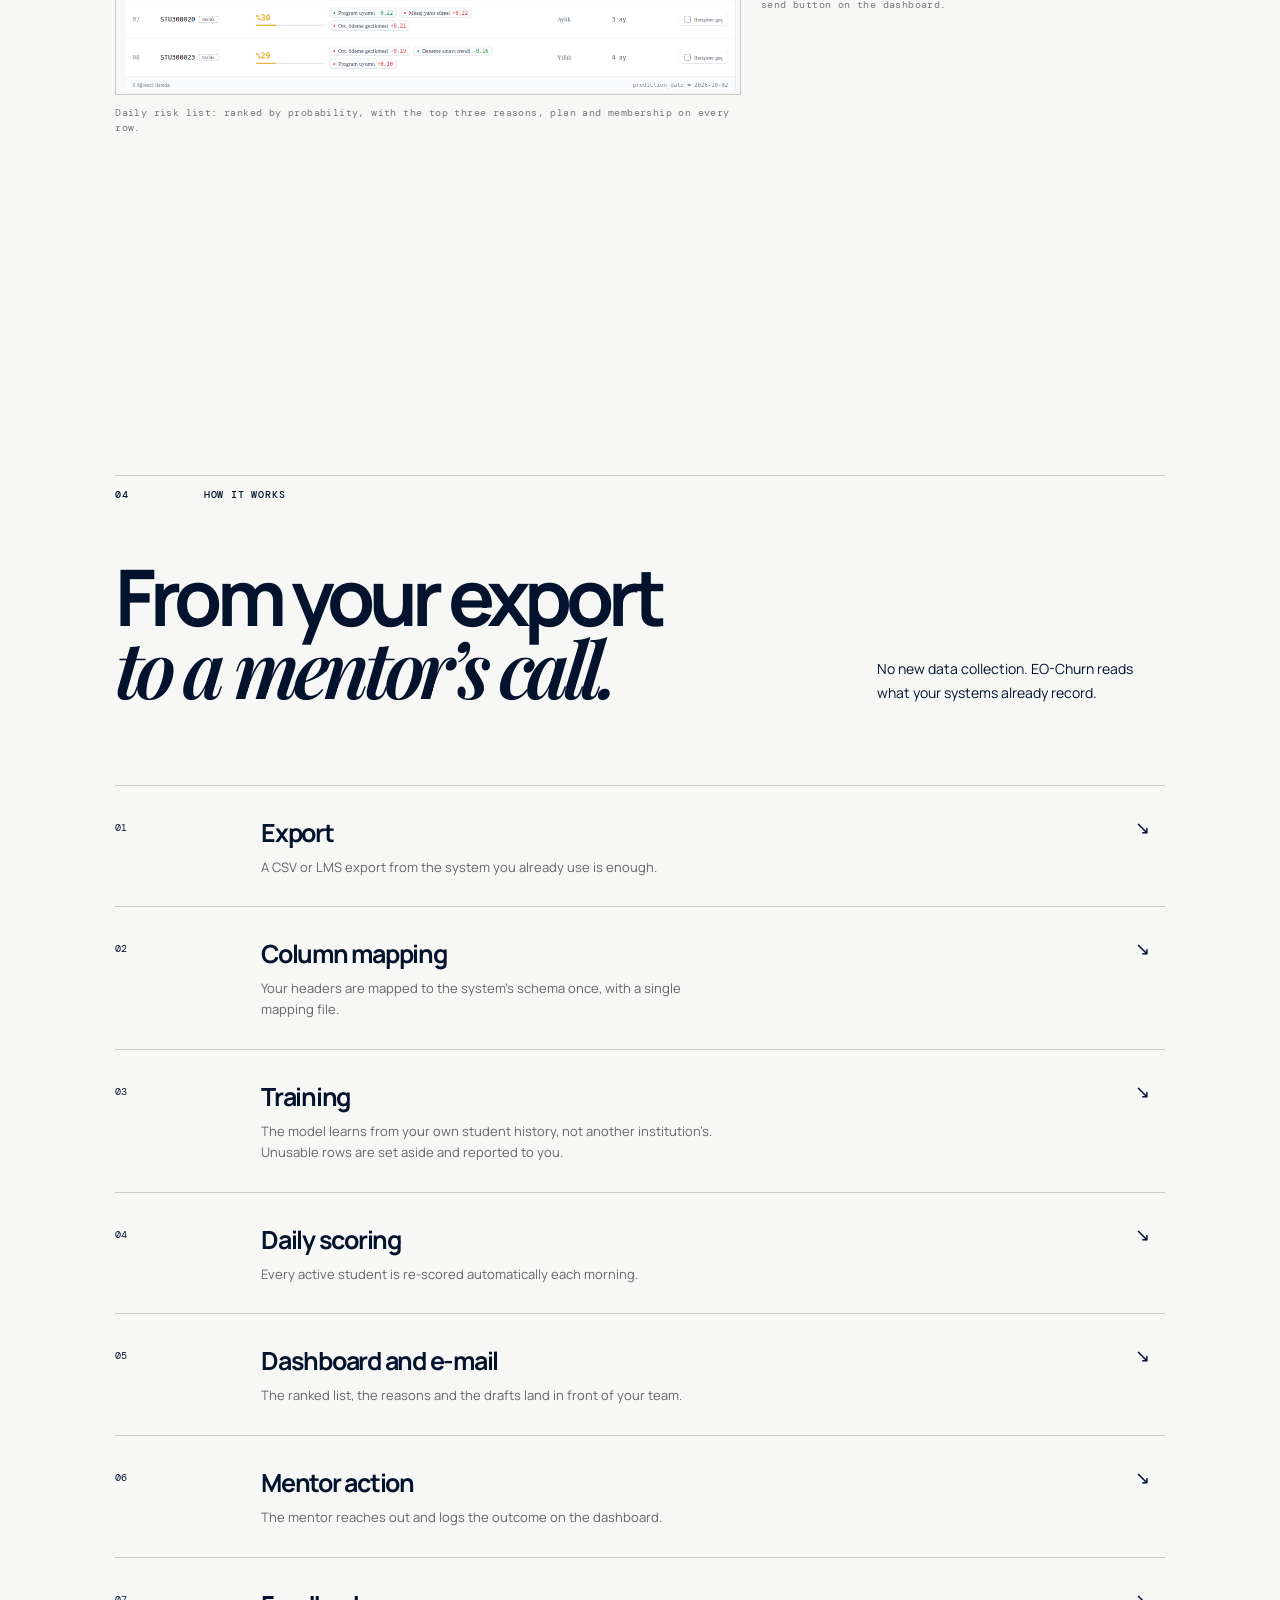
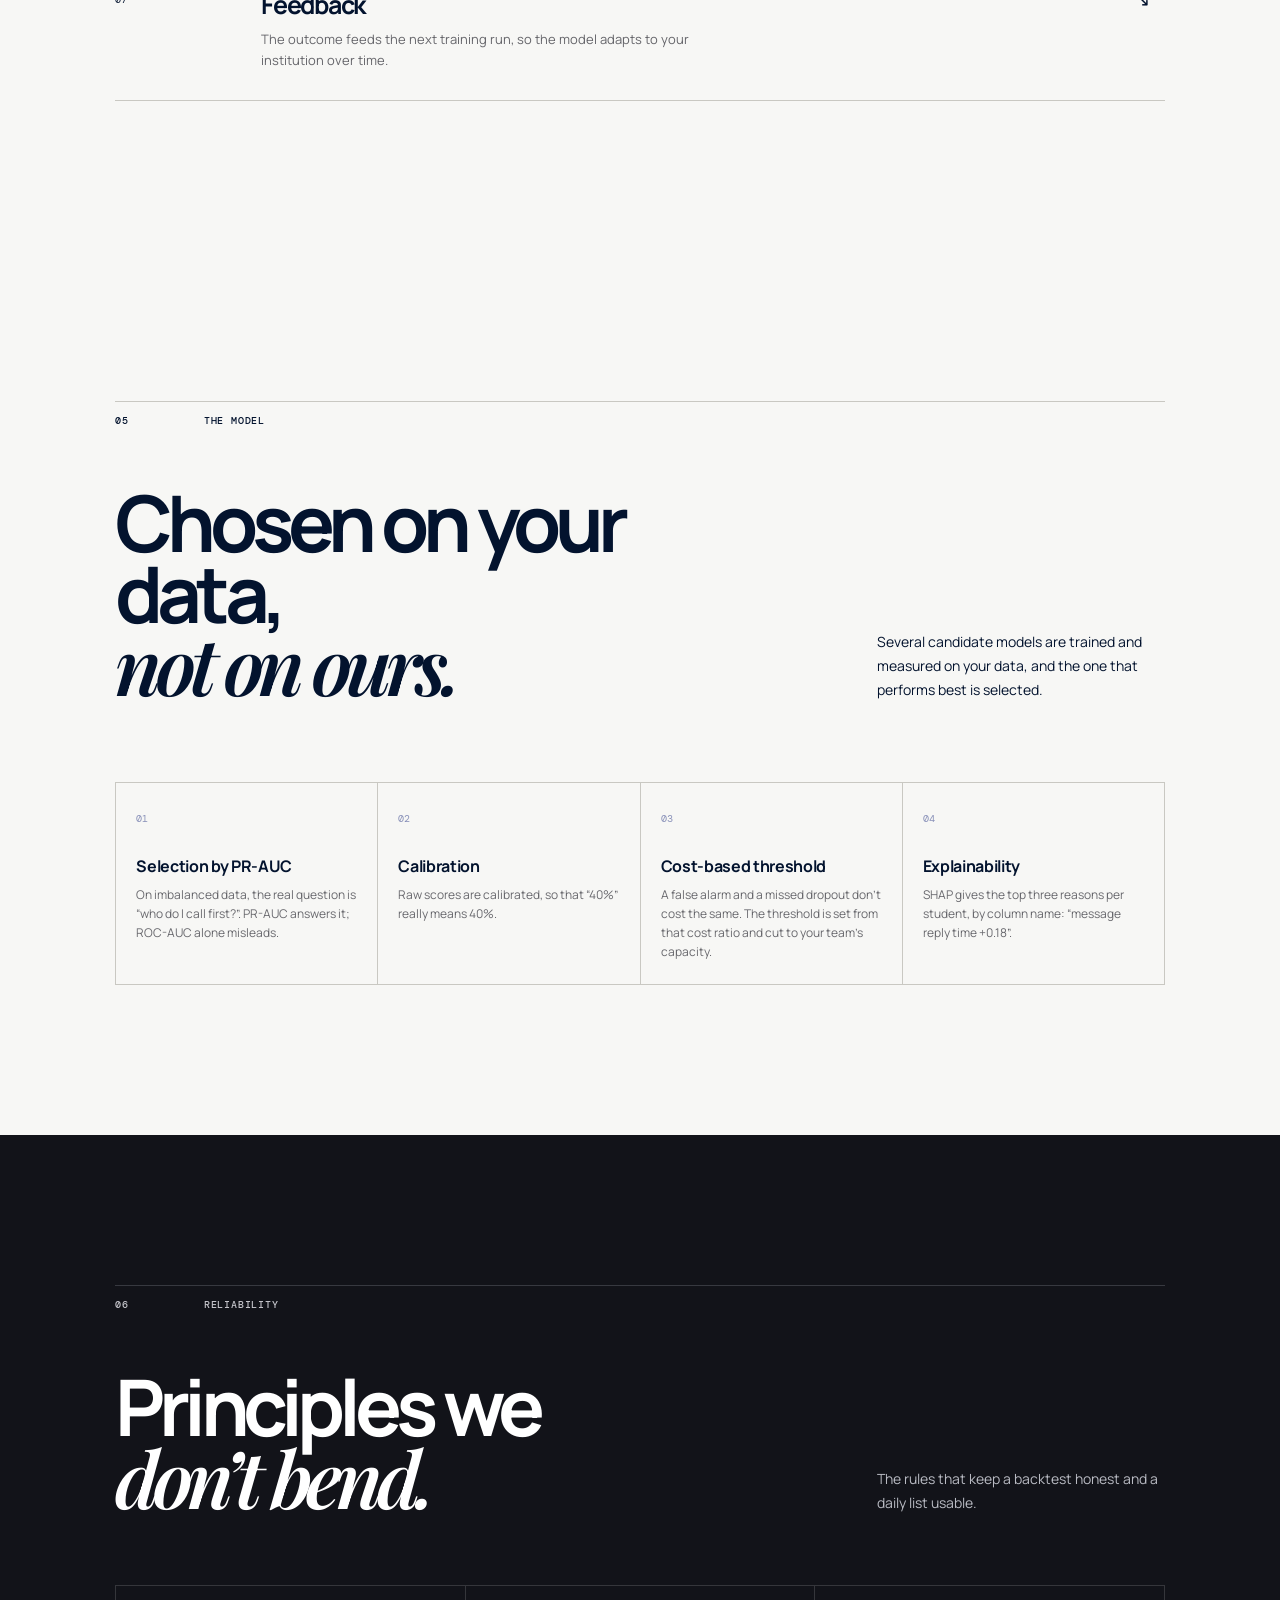
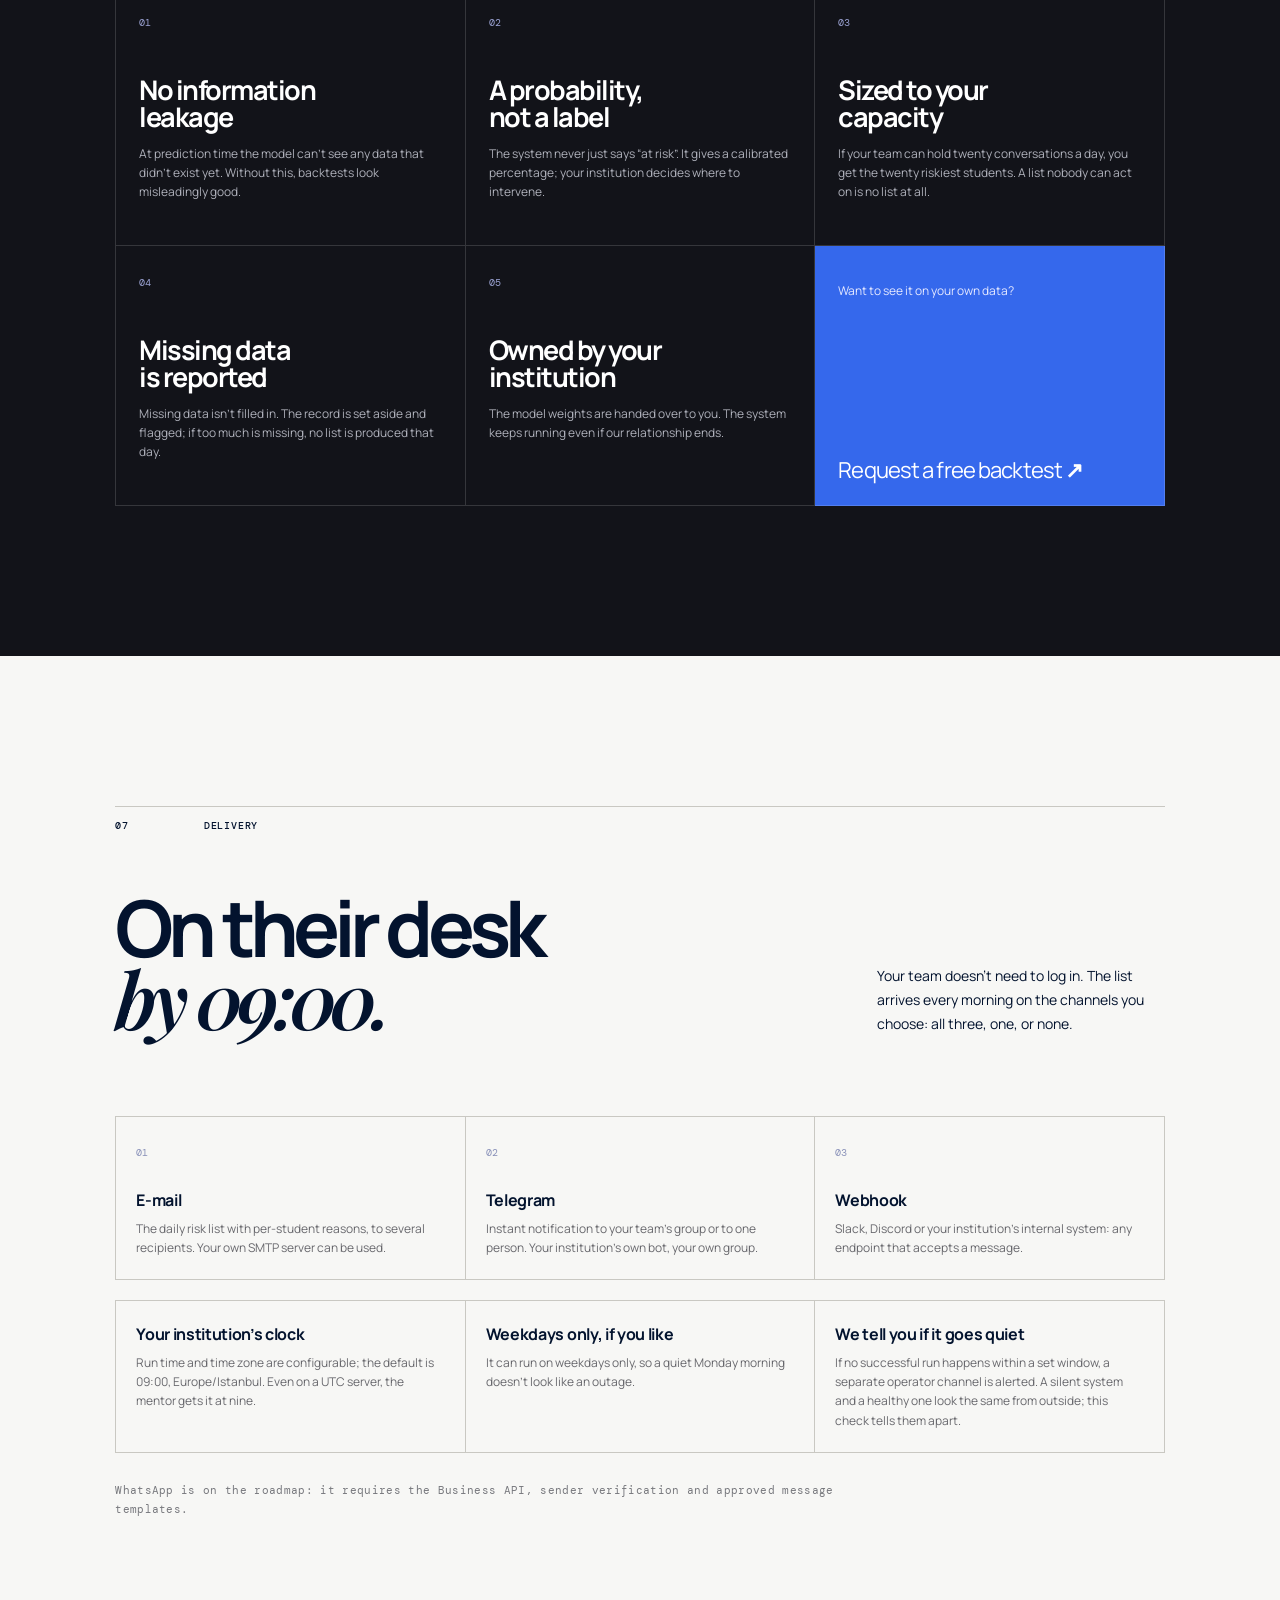
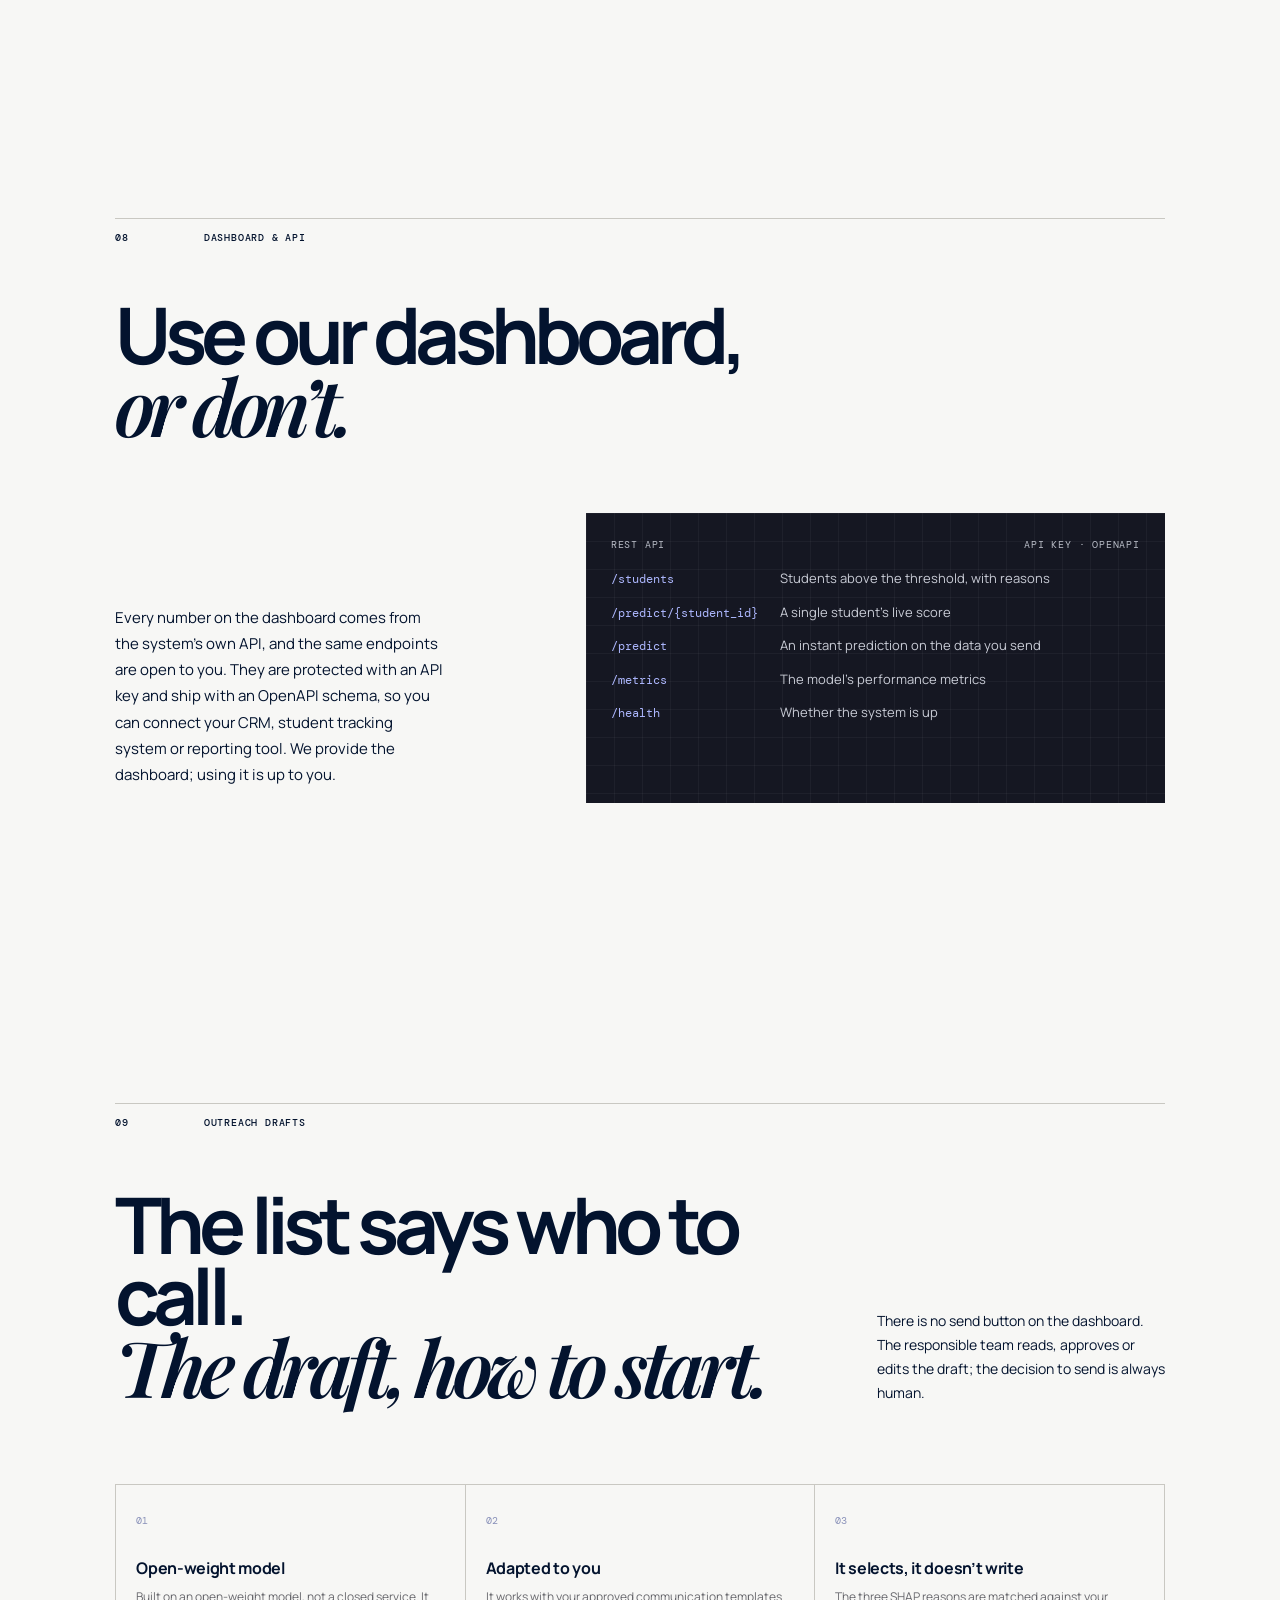
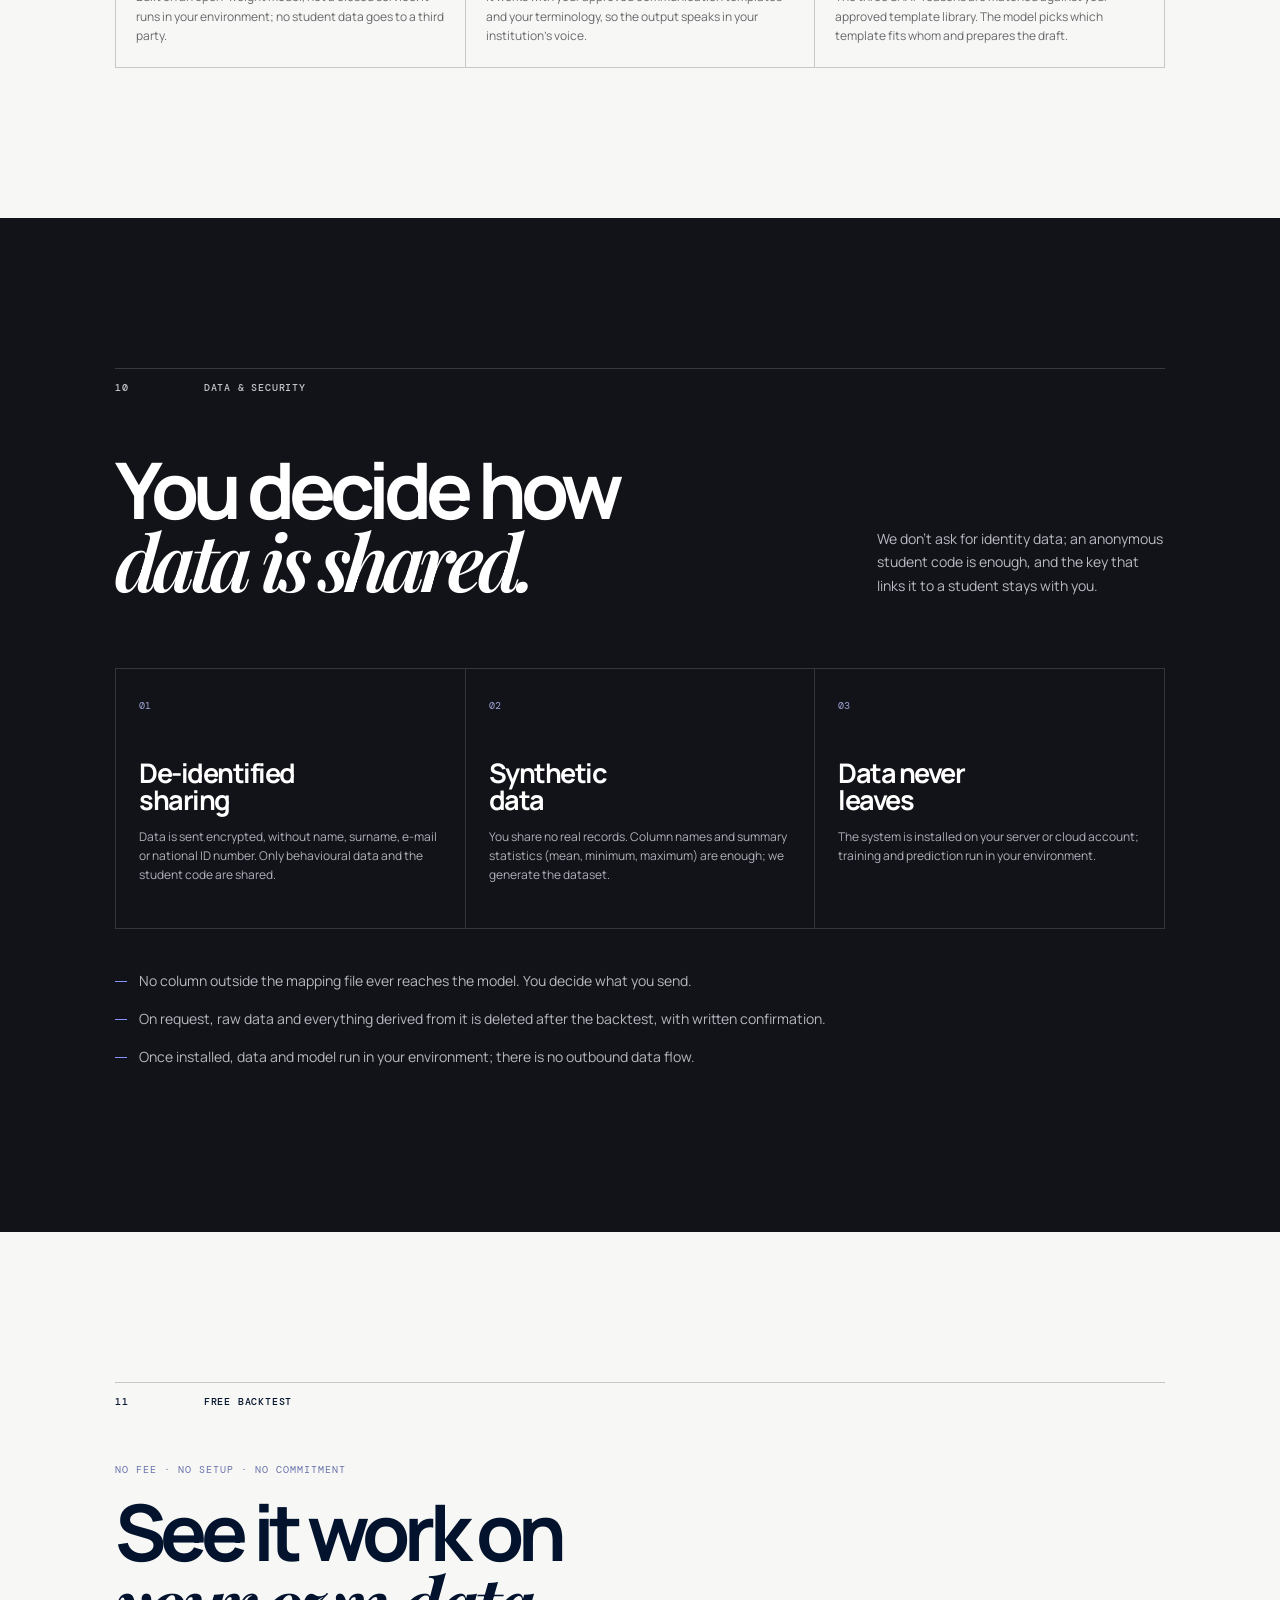
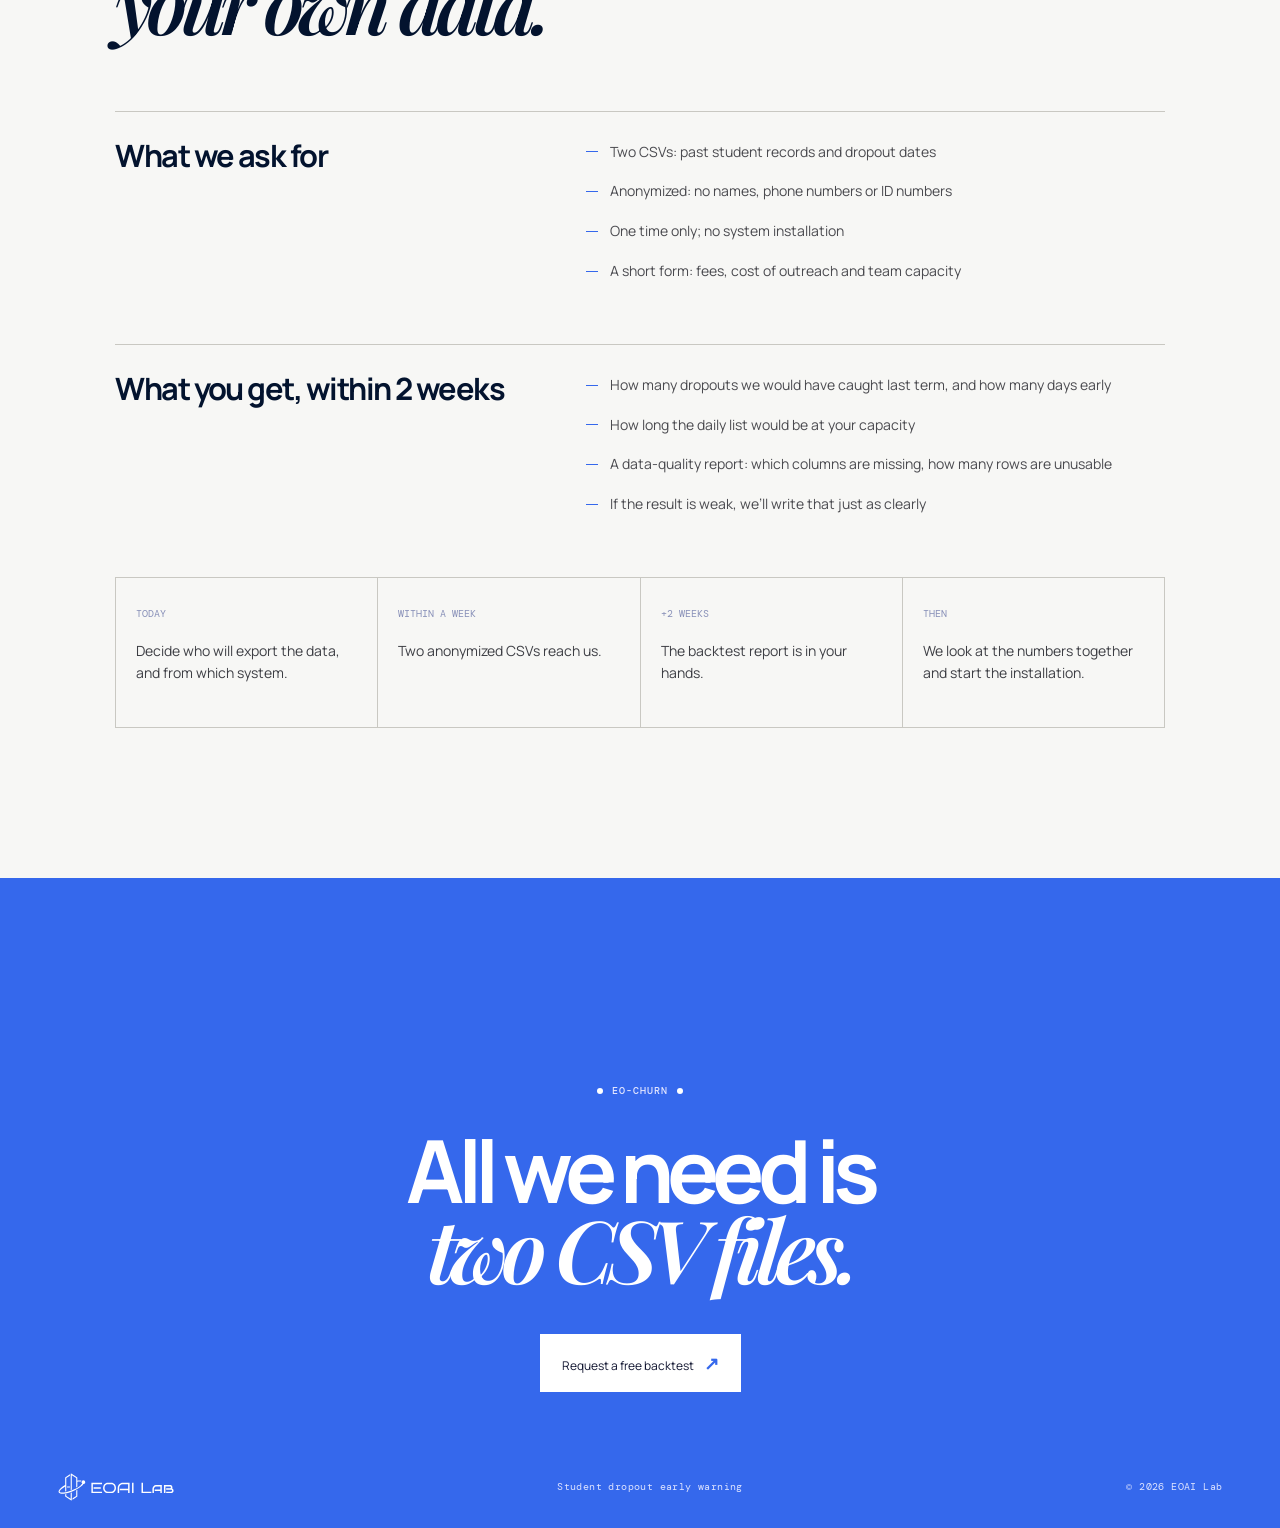
<file: public/eo-churn.html>
<!doctype html>
<html lang="en">
  <head>
    <meta charset="UTF-8" />
    <script>document.documentElement.classList.add("js")</script>
    <meta name="viewport" content="width=device-width, initial-scale=1.0" />
    <meta
      name="description"
      content="EO-Churn by EOAI Lab: a student dropout early-warning system that runs on your own data, in your own environment."
    />
    <meta name="theme-color" content="#07080d" />
    <title>EOAI Lab</title>
    <link rel="icon" href="logos/eoai-icon.svg" type="image/svg+xml" />
    <link rel="icon" href="favicon.ico" sizes="48x48" />
    <link rel="apple-touch-icon" href="apple-touch-icon.png" />
    <link rel="preconnect" href="https://fonts.googleapis.com" />
    <link rel="preconnect" href="https://fonts.gstatic.com" crossorigin />
    <link
      href="https://fonts.googleapis.com/css2?family=DM+Mono:wght@400;500&family=Manrope:wght@400;500;600;700;800&family=Playfair+Display:ital,wght@0,600;0,700;1,600&display=swap"
      rel="stylesheet"
    />
    <link rel="stylesheet" href="styles.css" />
  </head>
  <body data-i18n-title="churn.metaTitle">
    <div class="noise" aria-hidden="true"></div>
    <header class="nav">
      <a class="brand" href="index.html#top" data-i18n-aria-label="nav.brandAria" aria-label="EOAI Lab home"
        ><img src="logos/eoai-wordmark.svg" alt="EOAI Lab" width="1576" height="380" /></a
      ><button class="menu" data-i18n-aria-label="nav.menuAria" aria-label="Open navigation" aria-expanded="false" aria-controls="site-nav">
        <i></i><i></i>
      </button>
      <nav id="site-nav">
        <a href="index.html#eoai">EOAI</a><a href="eo-churn.html" class="active" aria-current="page" data-i18n="nav.eoChurn">EO-Churn</a
        ><a href="index.html#services" data-i18n="nav.capabilities">Capabilities</a
        ><a href="index.html#solutions" data-i18n="nav.solutions">Solutions</a
        ><a href="index.html#how-it-works" data-i18n="nav.caseStudy">How it works</a><a href="index.html#about" data-i18n="nav.about">About</a
        ><a href="work-with-us.html" data-i18n="nav.workWithUs">Work with us</a>
      </nav>
      <a class="nav-cta" href="become-a-client.html#apply"><span data-i18n="churn.navCta">Request a backtest</span> <b>↗</b></a>
      <div class="lang-toggle" role="group" aria-label="Language / Dil">
        <button type="button" class="lang-btn" data-lang="en">🇬🇧<span>EN</span></button>
        <button type="button" class="lang-btn" data-lang="tr">🇹🇷<span>TR</span></button>
      </div>
    </header>

    <main id="top">
      <section class="hero product-hero">
        <div class="hero-copy">
          <p class="eyebrow"><span></span> <span data-i18n="churn.heroEyebrow">EO-Churn · Student dropout early warning</span></p>
          <h1 data-i18n="churn.heroH1">Catch the dropout<br /><em>before it happens.</em></h1>
          <p class="lede" data-i18n="churn.heroLede">Which student is about to leave, why, and what your team should do this week. Every morning, on your own data.</p>
          <div class="actions">
            <a class="button primary" href="become-a-client.html#apply"><span data-i18n="churn.ctaBacktest">Request a free backtest</span> <b>↗</b></a
            ><a class="button ghost" href="#flow"><span data-i18n="churn.heroCtaGhost">See how it works</span> <b>↓</b></a>
          </div>
        </div>
        <figure class="hero-shot">
          <img src="eo-churn-risk-list.png" width="1213" height="830" data-i18n-alt="churn.shot1Alt" alt="EO-Churn daily risk list: students ranked by dropout probability, each with its top three SHAP reasons" />
        </figure>
      </section>

      <section class="intro section-pad" id="problem">
        <div class="section-kicker">
          <span>01</span>
          <p data-i18n="churn.k01">The problem</p>
        </div>
        <div class="intro-grid">
          <h2 class="display reveal" data-i18n="churn.probH2">A student doesn’t leave<br /><em>overnight.</em></h2>
          <div class="intro-side reveal">
            <p data-i18n="churn.probP1">First, replies to messages slow down. Mock-exam scores drop, a payment runs late, attendance thins out. These signals are already recorded in your systems, but nowhere are they read together.</p>
            <p data-i18n="churn.probP2">Noticing is left to a mentor’s intuition, and it usually comes too late. A student who leaves doesn’t cancel one payment; they erase the rest of the term.</p>
          </div>
        </div>
      </section>

      <section class="services section-pad">
        <div class="section-kicker light">
          <span>02</span>
          <p data-i18n="churn.k02">Every morning</p>
        </div>
        <div class="services-head">
          <h2 class="display reveal" data-i18n="churn.qH2">Three questions,<br /><em>answered daily.</em></h2>
          <p data-i18n="churn.qP">EO-Churn doesn’t send anyone a message. It ranks, gives the reason, and prepares the draft. The decision to send always stays with your team.</p>
        </div>
        <div class="service-grid">
          <article><span>01</span><h3 data-i18n="churn.q1T">Who</h3><p data-i18n="churn.q1D">A calibrated dropout probability for every active student, ranked by risk. Not a binary “at risk / not at risk” label.</p></article>
          <article><span>02</span><h3 data-i18n="churn.q2T">Why</h3><p data-i18n="churn.q2D">The top three reasons for each student, by column: “message reply time +0.18”, “mock-exam trend +0.17”.</p></article>
          <article><span>03</span><h3 data-i18n="churn.q3T">What to do</h3><p data-i18n="churn.q3D">An outreach draft picked from your own approved templates, with a success measure for the conversation.</p></article>
        </div>
      </section>

      <section class="solutions section-pad">
        <div class="section-kicker">
          <span>03</span>
          <p data-i18n="churn.k03">The dashboard</p>
        </div>
        <div class="solutions-head">
          <h2 class="display reveal" data-i18n="churn.dashH2">Everything in<br /><em>one place.</em></h2>
          <p data-i18n="churn.dashP">Three views: the daily risk list, every student including those below the threshold, and model health: which threshold ran, how many rows were quarantined, when the last run happened.</p>
        </div>
        <div class="solution-shots">
          <figure>
            <img src="eo-churn-risk-list.png" width="1213" height="830" loading="lazy" data-i18n-alt="churn.shot1Alt" alt="EO-Churn daily risk list: students ranked by dropout probability, each with its top three SHAP reasons" />
            <figcaption data-i18n="churn.shot1Cap">Daily risk list: ranked by probability, with the top three reasons, plan and membership on every row.</figcaption>
          </figure>
          <figure>
            <img src="eo-churn-draft.png" width="650" height="500" loading="lazy" data-i18n-alt="churn.shot2Alt" alt="EO-Churn outreach draft: a mentor message chosen from approved templates, marked as not sent" />
            <figcaption data-i18n="churn.shot2Cap">Outreach draft: chosen from approved templates. There is no send button on the dashboard.</figcaption>
          </figure>
        </div>
      </section>

      <section class="process section-pad" id="flow">
        <div class="section-kicker">
          <span>04</span>
          <p data-i18n="churn.k04">How it works</p>
        </div>
        <div class="process-head">
          <h2 class="display reveal" data-i18n="churn.flowH2">From your export<br /><em>to a mentor’s call.</em></h2>
          <p data-i18n="churn.flowP">No new data collection. EO-Churn reads what your systems already record.</p>
        </div>
        <ol class="steps">
          <li><span>01</span><div><h3 data-i18n="churn.s1T">Export</h3><p data-i18n="churn.s1D">A CSV or LMS export from the system you already use is enough.</p></div><b>↘</b></li>
          <li><span>02</span><div><h3 data-i18n="churn.s2T">Column mapping</h3><p data-i18n="churn.s2D">Your headers are mapped to the system’s schema once, with a single mapping file.</p></div><b>↘</b></li>
          <li><span>03</span><div><h3 data-i18n="churn.s3T">Training</h3><p data-i18n="churn.s3D">The model learns from your own student history, not another institution’s. Unusable rows are set aside and reported to you.</p></div><b>↘</b></li>
          <li><span>04</span><div><h3 data-i18n="churn.s4T">Daily scoring</h3><p data-i18n="churn.s4D">Every active student is re-scored automatically each morning.</p></div><b>↘</b></li>
          <li><span>05</span><div><h3 data-i18n="churn.s5T">Dashboard and e-mail</h3><p data-i18n="churn.s5D">The ranked list, the reasons and the drafts land in front of your team.</p></div><b>↘</b></li>
          <li><span>06</span><div><h3 data-i18n="churn.s6T">Mentor action</h3><p data-i18n="churn.s6D">The mentor reaches out and logs the outcome on the dashboard.</p></div><b>↘</b></li>
          <li><span>07</span><div><h3 data-i18n="churn.s7T">Feedback</h3><p data-i18n="churn.s7D">The outcome feeds the next training run, so the model adapts to your institution over time.</p></div><b>↘</b></li>
        </ol>
      </section>

      <section class="solutions section-pad">
        <div class="section-kicker">
          <span>05</span>
          <p data-i18n="churn.k05">The model</p>
        </div>
        <div class="solutions-head">
          <h2 class="display reveal" data-i18n="churn.modelH2">Chosen on your data,<br /><em>not on ours.</em></h2>
          <p data-i18n="churn.modelP">Several candidate models are trained and measured on your data, and the one that performs best is selected.</p>
        </div>
        <div class="solution-flow">
          <div><span>01</span><h4 data-i18n="churn.m1T">Selection by PR-AUC</h4><p data-i18n="churn.m1D">On imbalanced data, the real question is “who do I call first?”. PR-AUC answers it; ROC-AUC alone misleads.</p></div>
          <div><span>02</span><h4 data-i18n="churn.m2T">Calibration</h4><p data-i18n="churn.m2D">Raw scores are calibrated, so that “40%” really means 40%.</p></div>
          <div><span>03</span><h4 data-i18n="churn.m3T">Cost-based threshold</h4><p data-i18n="churn.m3D">A false alarm and a missed dropout don’t cost the same. The threshold is set from that cost ratio and cut to your team’s capacity.</p></div>
          <div><span>04</span><h4 data-i18n="churn.m4T">Explainability</h4><p data-i18n="churn.m4D">SHAP gives the top three reasons per student, by column name: “message reply time +0.18”.</p></div>
        </div>
      </section>

      <section class="services section-pad">
        <div class="section-kicker light">
          <span>06</span>
          <p data-i18n="churn.k06">Reliability</p>
        </div>
        <div class="services-head">
          <h2 class="display reveal" data-i18n="churn.prH2">Principles we<br /><em>don’t bend.</em></h2>
          <p data-i18n="churn.prP">The rules that keep a backtest honest and a daily list usable.</p>
        </div>
        <div class="service-grid principles">
          <article><span>01</span><h3 data-i18n="churn.pr1T">No information<br />leakage</h3><p data-i18n="churn.pr1D">At prediction time the model can’t see any data that didn’t exist yet. Without this, backtests look misleadingly good.</p></article>
          <article><span>02</span><h3 data-i18n="churn.pr2T">A probability,<br />not a label</h3><p data-i18n="churn.pr2D">The system never just says “at risk”. It gives a calibrated percentage; your institution decides where to intervene.</p></article>
          <article><span>03</span><h3 data-i18n="churn.pr3T">Sized to your<br />capacity</h3><p data-i18n="churn.pr3D">If your team can hold twenty conversations a day, you get the twenty riskiest students. A list nobody can act on is no list at all.</p></article>
          <article><span>04</span><h3 data-i18n="churn.pr4T">Missing data<br />is reported</h3><p data-i18n="churn.pr4D">Missing data isn’t filled in. The record is set aside and flagged; if too much is missing, no list is produced that day.</p></article>
          <article><span>05</span><h3 data-i18n="churn.pr5T">Owned by your<br />institution</h3><p data-i18n="churn.pr5D">The model weights are handed over to you. The system keeps running even if our relationship ends.</p></article>
          <article class="service-cta">
            <p data-i18n="churn.prCtaP">Want to see it on your own data?</p>
            <a href="become-a-client.html#apply"><span data-i18n="churn.ctaBacktest">Request a free backtest</span> <b>↗</b></a>
          </article>
        </div>
      </section>

      <section class="solutions section-pad">
        <div class="section-kicker">
          <span>07</span>
          <p data-i18n="churn.k07">Delivery</p>
        </div>
        <div class="solutions-head">
          <h2 class="display reveal" data-i18n="churn.delH2">On their desk<br /><em>by 09:00.</em></h2>
          <p data-i18n="churn.delP">Your team doesn’t need to log in. The list arrives every morning on the channels you choose: all three, one, or none.</p>
        </div>
        <div class="solution-flow cols-3">
          <div><span>01</span><h4 data-i18n="churn.ch1T">E-mail</h4><p data-i18n="churn.ch1D">The daily risk list with per-student reasons, to several recipients. Your own SMTP server can be used.</p></div>
          <div><span>02</span><h4>Telegram</h4><p data-i18n="churn.ch2D">Instant notification to your team’s group or to one person. Your institution’s own bot, your own group.</p></div>
          <div><span>03</span><h4>Webhook</h4><p data-i18n="churn.ch3D">Slack, Discord or your institution’s internal system: any endpoint that accepts a message.</p></div>
        </div>
        <div class="solution-flow cols-3 flow-follow">
          <div><h4 data-i18n="churn.op1T">Your institution’s clock</h4><p data-i18n="churn.op1D">Run time and time zone are configurable; the default is 09:00, Europe/Istanbul. Even on a UTC server, the mentor gets it at nine.</p></div>
          <div><h4 data-i18n="churn.op2T">Weekdays only, if you like</h4><p data-i18n="churn.op2D">It can run on weekdays only, so a quiet Monday morning doesn’t look like an outage.</p></div>
          <div><h4 data-i18n="churn.op3T">We tell you if it goes quiet</h4><p data-i18n="churn.op3D">If no successful run happens within a set window, a separate operator channel is alerted. A silent system and a healthy one look the same from outside; this check tells them apart.</p></div>
        </div>
        <p class="service-also dark" data-i18n="churn.roadmap">WhatsApp is on the roadmap: it requires the Business API, sender verification and approved message templates.</p>
      </section>

      <section class="case section-pad">
        <div class="section-kicker">
          <span>08</span>
          <p data-i18n="churn.k08">Dashboard & API</p>
        </div>
        <div class="case-title">
          <h2 class="display reveal" data-i18n="churn.apiH2">Use our dashboard,<br /><em>or don’t.</em></h2>
        </div>
        <div class="case-layout">
          <div class="case-copy">
            <p data-i18n="churn.apiP">Every number on the dashboard comes from the system’s own API, and the same endpoints are open to you. They are protected with an API key and ship with an OpenAPI schema, so you can connect your CRM, student tracking system or reporting tool. We provide the dashboard; using it is up to you.</p>
          </div>
          <div class="architecture endpoints">
            <div class="arch-head"><span>REST API</span><span data-i18n="churn.apiTag">API KEY · OPENAPI</span></div>
            <dl>
              <dt>/students</dt><dd data-i18n="churn.ep1">Students above the threshold, with reasons</dd>
              <dt>/predict/{student_id}</dt><dd data-i18n="churn.ep2">A single student’s live score</dd>
              <dt>/predict</dt><dd data-i18n="churn.ep3">An instant prediction on the data you send</dd>
              <dt>/metrics</dt><dd data-i18n="churn.ep4">The model’s performance metrics</dd>
              <dt>/health</dt><dd data-i18n="churn.ep5">Whether the system is up</dd>
            </dl>
          </div>
        </div>
      </section>

      <section class="solutions section-pad">
        <div class="section-kicker">
          <span>09</span>
          <p data-i18n="churn.k09">Outreach drafts</p>
        </div>
        <div class="solutions-head">
          <h2 class="display reveal" data-i18n="churn.lmH2">The list says who to call.<br /><em>The draft, how to start.</em></h2>
          <p data-i18n="churn.lmP">There is no send button on the dashboard. The responsible team reads, approves or edits the draft; the decision to send is always human.</p>
        </div>
        <div class="solution-flow cols-3">
          <div><span>01</span><h4 data-i18n="churn.lm1T">Open-weight model</h4><p data-i18n="churn.lm1D">Built on an open-weight model, not a closed service. It runs in your environment; no student data goes to a third party.</p></div>
          <div><span>02</span><h4 data-i18n="churn.lm2T">Adapted to you</h4><p data-i18n="churn.lm2D">It works with your approved communication templates and your terminology, so the output speaks in your institution’s voice.</p></div>
          <div><span>03</span><h4 data-i18n="churn.lm3T">It selects, it doesn’t write</h4><p data-i18n="churn.lm3D">The three SHAP reasons are matched against your approved template library. The model picks which template fits whom and prepares the draft.</p></div>
        </div>
      </section>

      <section class="faq section-pad">
        <div class="section-kicker light">
          <span>10</span>
          <p data-i18n="churn.k10">Data & security</p>
        </div>
        <div class="services-head">
          <h2 class="display reveal" data-i18n="churn.dataH2">You decide how<br /><em>data is shared.</em></h2>
          <p data-i18n="churn.dataP">We don’t ask for identity data; an anonymous student code is enough, and the key that links it to a student stays with you.</p>
        </div>
        <div class="service-grid">
          <article><span>01</span><h3 data-i18n="churn.d1T">De-identified<br />sharing</h3><p data-i18n="churn.d1D">Data is sent encrypted, without name, surname, e-mail or national ID number. Only behavioural data and the student code are shared.</p></article>
          <article><span>02</span><h3 data-i18n="churn.d2T">Synthetic<br />data</h3><p data-i18n="churn.d2D">You share no real records. Column names and summary statistics (mean, minimum, maximum) are enough; we generate the dataset.</p></article>
          <article><span>03</span><h3 data-i18n="churn.d3T">Data never<br />leaves</h3><p data-i18n="churn.d3D">The system is installed on your server or cloud account; training and prediction run in your environment.</p></article>
        </div>
        <ul class="security-list">
          <li data-i18n="churn.sec1">No column outside the mapping file ever reaches the model. You decide what you send.</li>
          <li data-i18n="churn.sec2">On request, raw data and everything derived from it is deleted after the backtest, with written confirmation.</li>
          <li data-i18n="churn.sec3">Once installed, data and model run in your environment; there is no outbound data flow.</li>
        </ul>
      </section>

      <section class="case section-pad" id="backtest">
        <div class="section-kicker">
          <span>11</span>
          <p data-i18n="churn.k11">Free backtest</p>
        </div>
        <div class="case-title">
          <p class="tag" data-i18n="churn.offerTag">NO FEE · NO SETUP · NO COMMITMENT</p>
          <h2 class="display reveal" data-i18n="churn.offerH2">See it work on<br /><em>your own data.</em></h2>
        </div>
        <div class="claims">
          <h3 data-i18n="churn.askH3">What we ask for</h3>
          <ul>
            <li data-i18n="churn.ask1">Two CSVs: past student records and dropout dates</li>
            <li data-i18n="churn.ask2">Anonymized: no names, phone numbers or ID numbers</li>
            <li data-i18n="churn.ask3">One time only; no system installation</li>
            <li data-i18n="churn.ask4">A short form: fees, cost of outreach and team capacity</li>
          </ul>
        </div>
        <div class="claims">
          <h3 data-i18n="churn.getH3">What you get, within 2 weeks</h3>
          <ul>
            <li data-i18n="churn.get1">How many dropouts we would have caught last term, and how many days early</li>
            <li data-i18n="churn.get2">How long the daily list would be at your capacity</li>
            <li data-i18n="churn.get3">A data-quality report: which columns are missing, how many rows are unusable</li>
            <li data-i18n="churn.get4">If the result is weak, we’ll write that just as clearly</li>
          </ul>
        </div>
        <div class="solution-flow flow-follow next-steps">
          <div><span data-i18n="churn.n1T">TODAY</span><p data-i18n="churn.n1D">Decide who will export the data, and from which system.</p></div>
          <div><span data-i18n="churn.n2T">WITHIN A WEEK</span><p data-i18n="churn.n2D">Two anonymized CSVs reach us.</p></div>
          <div><span data-i18n="churn.n3T">+2 WEEKS</span><p data-i18n="churn.n3D">The backtest report is in your hands.</p></div>
          <div><span data-i18n="churn.n4T">THEN</span><p data-i18n="churn.n4D">We look at the numbers together and start the installation.</p></div>
        </div>
      </section>

      <section class="contact" id="contact">
        <p class="eyebrow centered">
          <span></span> <span>EO-Churn</span> <span></span>
        </p>
        <h2 class="reveal" data-i18n="churn.contactH2">All we need is<br /><em>two CSV files.</em></h2>
        <a class="contact-button" href="become-a-client.html#apply"
          ><span data-i18n="churn.ctaBacktest">Request a free backtest</span> <b>↗</b></a
        >
        <div class="contact-foot">
          <a class="brand" href="index.html#top"><img src="logos/eoai-wordmark-white.svg" alt="EOAI Lab" width="1576" height="380" /></a
          ><span data-i18n="churn.footTag">Student dropout early warning</span><span>© 2026 EOAI Lab</span>
        </div>
      </section>
    </main>
    <a class="to-top" href="#top" data-i18n-aria-label="home.toTopAria" aria-label="Back to top"><b>↑</b></a>
    <script src="i18n.js"></script>
    <script src="script.js"></script>
  </body>
</html>
</file>
<file: public/styles.css>
:root{--ink:#03132e;--paper:#f7f7f5;--blue:#3568ec;--muted:#a2a4ad;--line:rgba(255,255,255,.15)}*{box-sizing:border-box}html{scroll-behavior:smooth}body{margin:0;background:var(--paper);color:var(--ink);font-family:Manrope,Arial,sans-serif}.noise{position:fixed;inset:0;z-index:20;pointer-events:none;opacity:.05;background-image:url("data:image/svg+xml,%3Csvg viewBox='0 0 180 180' xmlns='http://www.w3.org/2000/svg'%3E%3Cfilter id='n'%3E%3CfeTurbulence type='fractalNoise' baseFrequency='.85' numOctaves='4' stitchTiles='stitch'/%3E%3C/filter%3E%3Crect width='100%25' height='100%25' filter='url(%23n)' opacity='.8'/%3E%3C/svg%3E")}.nav{height:82px;position:absolute;z-index:10;top:0;width:100%;display:flex;align-items:center;padding:0 4.5vw;color:#fff;border-bottom:1px solid rgba(255,255,255,.12)}.brand{font:700 23px/1 Manrope;text-decoration:none;color:inherit;letter-spacing:-1.8px;white-space:nowrap}.brand span{color:var(--blue);font-weight:600}nav{display:flex;gap:30px;margin:auto;font:500 11px 'DM Mono';letter-spacing:.06em;text-transform:uppercase}nav a,.nav-cta{color:inherit;text-decoration:none;opacity:.9}.nav-cta{font-size:12px}.nav-cta b,.button b,.text-link b{font-size:16px;margin-left:6px;color:var(--blue)}.menu{display:none}.hero{min-height:100svh;background:var(--ink);color:#fff;position:relative;overflow:hidden;padding:164px 9vw 44px}.hero-copy{position:relative;z-index:2;width:min(620px,55%)}.eyebrow{font:500 10px 'DM Mono';letter-spacing:.1em;text-transform:uppercase;display:flex;align-items:center;gap:9px;color:#b5b7c0}.eyebrow span{width:6px;height:6px;background:var(--blue);border-radius:50%;display:inline-block}.hero h1,.display,.manifesto h2,.contact h2{font-size:clamp(50px,7.25vw,116px);letter-spacing:-.075em;line-height:.91;margin:24px 0 30px;font-weight:700}.hero em,.display em,.manifesto em,.contact em{font-family:'Playfair Display',serif;font-weight:600;letter-spacing:-.08em}.lede{max-width:440px;color:#d3d6e0;line-height:1.7;font-size:15px}.actions{display:flex;gap:11px;margin-top:36px}.button{font-size:12px;text-decoration:none;padding:15px 20px;display:inline-flex;align-items:center}.primary{background:#fff;color:var(--ink);font-size:13px;font-weight:700;padding:17px 24px;box-shadow:0 10px 30px rgba(53,104,236,.3);transition:box-shadow .25s,transform .25s}.primary:hover{transform:translateY(-1px);box-shadow:0 12px 36px rgba(53,104,236,.5)}.ghost{border:1px solid rgba(255,255,255,.18);color:#c9ccd6;transition:border-color .25s,color .25s}.ghost:hover{border-color:rgba(255,255,255,.45);color:#fff}.hero-art{position:absolute;right:-2vw;top:12%;height:77vh;width:62vw;border-radius:50%;background:radial-gradient(circle,rgba(53,104,236,.25) 0 2%,rgba(53,104,236,.09) 12%,transparent 43%);filter:saturate(1.1)}.orbit{position:absolute;left:50%;top:50%;border:1px solid rgba(166,177,255,.34);border-radius:50%;transform:translate(-50%,-50%) rotateX(64deg)}.orbit-a{width:53%;height:53%;animation:spin 18s linear infinite}.orbit-b{width:75%;height:75%;transform:translate(-50%,-50%) rotateX(64deg) rotate(62deg);animation:spin 28s linear infinite reverse}.orbit-c{width:100%;height:100%;transform:translate(-50%,-50%) rotateX(64deg) rotate(125deg);animation:spin 35s linear infinite}.core{position:absolute;left:50%;top:50%;transform:translate(-50%,-50%);height:94px;width:94px;border-radius:50%;display:grid;place-items:center;background:radial-gradient(circle at 35% 30%,#d7e0ff,#3568ec 45%,#071b45 78%);box-shadow:0 0 70px 22px rgba(53,104,236,.5);font:500 11px 'DM Mono';letter-spacing:.16em}.signal{position:absolute;width:8px;height:8px;border-radius:50%;background:#a3b0ff;box-shadow:0 0 18px 5px #6f7fff}.s1{top:30%;left:30%}.s2{right:19%;top:55%}.s3{left:46%;bottom:7%}.art-label{position:absolute;font:500 9px 'DM Mono';letter-spacing:.12em;color:#bbc3e9}.art-label.top{top:8%;left:46%}.art-label.right{right:6%;top:46%}.art-label.bottom{bottom:0;left:30%}.hero-foot{position:absolute;bottom:35px;left:4.5vw;right:4.5vw;display:flex;justify-content:space-between;align-items:center;color:#94969e;font:10px 'DM Mono';letter-spacing:.08em;text-transform:uppercase}.hero-foot i{height:1px;background:#363840;flex:1;margin:0 22px}.section-pad{padding:150px 9vw}.section-kicker{border-top:1px solid #c9c8c2;padding-top:12px;display:flex;gap:75px;font:500 10px 'DM Mono';letter-spacing:.08em;text-transform:uppercase}.section-kicker p{margin:0}.intro-grid{display:grid;grid-template-columns:1.4fr .6fr;gap:7vw;margin-top:55px}.display{font-size:clamp(42px,6.1vw,92px);margin:0}.intro-side{align-self:end;font-size:15px;line-height:1.7}.intro-side p{margin:0 0 17px}.text-link{color:var(--ink);font-size:12px;text-decoration:none;border-bottom:1px solid #9e9e9c;padding-bottom:9px;display:inline-block;margin-top:12px}.ownership{margin-top:115px}.ownership-head,.arch-head{display:flex;justify-content:space-between;font:10px 'DM Mono';letter-spacing:.08em;color:#666;text-transform:uppercase;margin-bottom:13px}.compare-cards{display:grid;grid-template-columns:1fr 1fr;gap:1px;background:#cdcfcf}.compare-card{min-height:410px;padding:31px;position:relative}.compare-card h3{font-size:clamp(30px,3.4vw,55px);line-height:.95;letter-spacing:-.065em;margin:55px 0}.card-index{font:10px 'DM Mono';letter-spacing:.06em;text-transform:uppercase;margin:0}.compare-card ul{list-style:none;margin:0;padding:0;color:#777;font-size:13px;line-height:2}.compare-card li:before{content:'';display:inline-block;width:12px;height:1px;background:currentColor;vertical-align:middle;margin-right:10px}.muted{background:#e4e3df}.owned{background:#102171;color:#fff}.owned ul{color:#b8c3ff}.card-mark{position:absolute;right:30px;bottom:25px;font-size:26px;color:var(--blue)}.owned .card-mark{color:#aab7ff}.manifesto{background:#101218;color:#fff;min-height:690px;padding:145px 8vw;position:relative;text-align:center;overflow:hidden;display:grid;place-items:center}.manifesto-bg{position:absolute;width:800px;height:800px;border-radius:50%;background:radial-gradient(circle,rgba(53,104,236,.24),transparent 60%);filter:blur(5px)}.manifesto h2{font-size:clamp(40px,5.7vw,88px);position:relative}.centered{justify-content:center;position:relative}.process-head,.services-head,.comparison-head,.solutions-head{display:grid;grid-template-columns:1.4fr .6fr;gap:7vw;margin:60px 0 80px}.process-head p,.services-head p,.solutions-head p{align-self:end;font-size:14px;line-height:1.7;margin:0}.steps{list-style:none;margin:0;padding:0;border-top:1px solid #c9c8c2}.steps li{display:grid;grid-template-columns:12% 1fr 30px;gap:20px;padding:29px 0;border-bottom:1px solid #c9c8c2;align-items:start;transition:padding .3s}.steps li:hover{padding-left:16px}.steps li>span{font:10px 'DM Mono';padding-top:6px}.steps h3{font-size:25px;letter-spacing:-.05em;margin:0 0 7px}.steps p{font-size:13px;line-height:1.6;margin:0;color:#65656a;max-width:470px}.steps b{font-size:18px;font-weight:400}.services{background:#121319;color:#fff}.light{border-color:#373940;color:#c4c4ca}.services-head{margin-bottom:70px}.services-head p{color:#b9bbc3}.service-grid{display:grid;grid-template-columns:repeat(3,1fr);border-top:1px solid var(--line);border-left:1px solid var(--line)}.service-grid article{min-height:260px;border-right:1px solid var(--line);border-bottom:1px solid var(--line);padding:23px;position:relative;transition:background .35s}.service-grid article:not(.service-cta):hover{background:#1b1d28}.service-grid span{font:10px 'DM Mono';color:#9ca4d5}.service-grid h3{font-size:27px;line-height:1;letter-spacing:-.055em;margin:45px 0 14px}.service-grid p{font-size:12px;color:#aeb0ba;line-height:1.6;max-width:210px}.service-grid i{position:absolute;right:23px;bottom:20px;font-style:normal;font-size:20px;color:#8493ff}.service-cta{background:var(--blue);display:flex;flex-direction:column;justify-content:space-between}.service-cta p{color:#e6e9ff}.service-cta a{font-size:22px;line-height:1.05;color:#fff;text-decoration:none;letter-spacing:-.04em}.solution{border:1px solid #c9c8c2;padding:44px}.solution-top{max-width:640px}.solution h3{font-size:clamp(30px,3.4vw,50px);letter-spacing:-.055em;line-height:.97;margin:0 0 20px}.solution-copy{font-size:15px;line-height:1.75;color:#4a4a4f;max-width:640px;margin:0}.solution-flow{display:grid;grid-template-columns:repeat(4,1fr);border-top:1px solid #c9c8c2;border-left:1px solid #c9c8c2}.solution-flow div{border-right:1px solid #c9c8c2;border-bottom:1px solid #c9c8c2;padding:22px 20px;min-height:150px}.solution-flow span{font:10px 'DM Mono';color:#8890b8}.solution-flow h4{font-size:16px;letter-spacing:-.02em;margin:28px 0 8px}.solution-flow p{font-size:12px;line-height:1.6;color:#68686d;margin:0}.solution-metrics{display:grid;grid-template-columns:repeat(4,1fr);margin-top:40px;border-top:1px solid #c9c8c2;padding-top:26px}.solution-metrics strong{font-size:clamp(26px,3vw,44px);letter-spacing:-.05em;display:block}.solution-metrics strong span{font-size:.55em;color:#3568ec}.solution-metrics p{font-size:11px;line-height:1.5;color:#696a6d;margin:8px 0 0}.solution-foot{display:flex;justify-content:space-between;align-items:center;gap:20px;margin-top:36px;padding-top:22px;border-top:1px solid #c9c8c2;flex-wrap:wrap}.solution-foot p{font:9px 'DM Mono';color:#8a8a8a;margin:0;letter-spacing:.04em}.solution-more{margin-top:1px;background:var(--blue);color:#fff;padding:34px 44px;display:flex;justify-content:space-between;align-items:center;flex-wrap:wrap;gap:16px}.solution-more p{margin:0;color:#e6e9ff;font-size:14px}.solution-more a{color:#fff;text-decoration:none;font-size:20px;line-height:1.05;letter-spacing:-.03em}.case-title{margin:55px 0 70px}.tag{font:10px 'DM Mono';letter-spacing:.1em;margin:0 0 20px;color:#6973ac}.case-layout{display:grid;grid-template-columns:.42fr .58fr;gap:4vw;align-items:end}.case-copy{font-size:15px;line-height:1.75;max-width:330px}.architecture{background:#151722;color:#fff;padding:25px;min-height:290px;background-image:linear-gradient(rgba(255,255,255,.04) 1px,transparent 1px),linear-gradient(90deg,rgba(255,255,255,.04) 1px,transparent 1px);background-size:28px 28px}.arch-head{color:#b9bdc7}.arch-flow{height:190px;display:flex;align-items:center;justify-content:space-between;gap:12px;font:11px 'DM Mono';text-align:center}.arch-flow div{padding:14px 9px;border:1px solid #535866;background:#1f222f;line-height:1.55}.arch-flow .arch-core{background:#3568ec;border-color:#aeb8ff;box-shadow:0 0 24px #4351b6}.arch-flow i{color:#8e98e7;font-style:normal}.arch-lines{display:flex;gap:3px}.arch-lines span{height:3px;flex:1;background:#2c3040}.arch-lines span:nth-child(2){background:#6677ff}.metrics{margin-top:45px;border-top:1px solid #c9c8c2;display:grid;grid-template-columns:repeat(3,1fr);position:relative;padding-bottom:38px}.metrics>div{padding:25px 10px 0 0}.metrics strong{font-size:clamp(40px,5vw,70px);letter-spacing:-.08em}.metrics strong span{font-size:.5em;color:#3568ec}.metrics p{font-size:11px;line-height:1.5;color:#696a6d}.metrics-note{position:absolute;bottom:0;right:0;font:9px 'DM Mono'!important;color:#888!important}.comparison-head{margin-bottom:60px}.table-wrap{overflow-x:auto}table{width:100%;border-collapse:collapse;font-size:14px;min-width:670px}th,td{text-align:left;padding:21px 18px;border-bottom:1px solid #cccac4}th{font:10px 'DM Mono';letter-spacing:.06em;text-transform:uppercase;color:#777}th:nth-child(3),td:nth-child(3){background:#e5e9ff;color:#12216d}td:first-child{font-weight:700;width:26%}td:nth-child(2){color:#76777c}.faq{background:#121319;color:#fff}.faq-grid{display:grid;grid-template-columns:1fr 1fr;gap:8vw;margin-top:60px}.accordion{border-top:1px solid #3a3c43}.accordion details{border-bottom:1px solid #3a3c43;padding:21px 0}.accordion summary{list-style:none;cursor:pointer;font-size:16px;font-weight:600;display:flex;justify-content:space-between}.accordion summary::-webkit-details-marker{display:none}.accordion summary b{font-size:20px;font-weight:400;color:#9ba8ff}.accordion p{color:#b6b7bf;font-size:13px;line-height:1.65;max-width:500px;padding-right:30px}.contact{background:var(--blue);color:#fff;min-height:650px;text-align:center;display:flex;flex-direction:column;align-items:center;justify-content:center;padding:90px 4.5vw 30px;position:relative}.contact .eyebrow{color:#e2e5ff}.contact .eyebrow span{background:#fff}.contact h2{font-size:clamp(44px,6.8vw,104px);margin:23px 0 43px}.contact-button{background:#fff;color:#111530;text-decoration:none;padding:17px 22px;font-size:12px}.contact-button b{color:#3568ec;font-size:18px;margin-left:8px}.contact-foot{width:91%;position:absolute;bottom:27px;display:flex;justify-content:space-between;align-items:center;font:10px 'DM Mono';letter-spacing:.04em;color:#dfe4ff}.contact-foot a{color:inherit;text-decoration:none}.contact-foot .brand{font-size:21px;color:#fff}.contact-foot .brand span{color:#fff}.js .reveal{opacity:.4;transform:translateY(14px);transition:opacity .45s ease,transform .45s ease}.js .reveal.visible{opacity:1;transform:none}@keyframes spin{to{transform:translate(-50%,-50%) rotateX(64deg) rotate(360deg)}}.apply{background:var(--ink);color:#fff;min-height:100svh;padding:164px 9vw 90px;display:flex;flex-direction:column;justify-content:center}.apply-intro{max-width:780px;margin-bottom:64px}.apply-intro .eyebrow{color:#b5b7c0}.apply-intro h1{font-size:clamp(46px,6.2vw,90px);letter-spacing:-.075em;line-height:.94;margin:22px 0 26px;font-weight:700}.apply-intro h1 em{font-family:'Playfair Display',serif;font-weight:600;letter-spacing:-.08em}.apply-lede{color:#b4b5bc;line-height:1.75;font-size:15px;max-width:640px;margin:0}.apply-form{display:grid;grid-template-columns:1fr 1fr;gap:26px 30px;max-width:900px}.field{display:flex;flex-direction:column;gap:9px}.field.full{grid-column:1/-1}.field label{font:500 10px 'DM Mono';letter-spacing:.08em;text-transform:uppercase;color:#9ca4d5}.field input,.field select,.field textarea{background:transparent;border:1px solid #3a3c46;color:#fff;font:15px Manrope,Arial,sans-serif;padding:13px 14px;border-radius:2px;outline:none;transition:border-color .25s}.field input::placeholder,.field textarea::placeholder{color:#6c6e78}.field input:focus,.field select:focus,.field textarea:focus{border-color:var(--blue)}.field select{color-scheme:dark}.field select option{color:#111}.field textarea{resize:vertical;min-height:110px;font-family:Manrope,Arial,sans-serif}.field.hp{position:absolute;left:-9999px;width:1px;height:1px;overflow:hidden}.apply-submit{grid-column:1/-1;display:flex;align-items:center;gap:20px;margin-top:6px;flex-wrap:wrap}.apply-submit button{background:var(--blue);color:#fff;border:0;font:600 13px Manrope;padding:16px 26px;cursor:pointer;transition:opacity .2s,transform .2s;display:inline-flex;align-items:center;gap:8px}.apply-submit button:hover{transform:translateY(-1px)}.apply-submit button:disabled{opacity:.55;cursor:default;transform:none}.form-status{font-size:13px;color:#b4b5bc}.form-status.ok{color:#7dd9a6}.form-status.err{color:#ff8f8f}.work-foot{background:var(--ink);padding:0 9vw 44px;display:flex;justify-content:space-between;align-items:center;font:10px 'DM Mono';letter-spacing:.04em;color:#8a8b93;flex-wrap:wrap;gap:14px}.work-foot a{color:inherit;text-decoration:none}@media(max-width:750px){.apply{padding:130px 7vw 60px}.apply-intro{margin-bottom:44px}.apply-form{grid-template-columns:1fr}.field.full{grid-column:auto}.work-foot{padding:0 7vw 34px}}@media(max-width:750px){.nav{height:66px;padding:0 6vw}.nav nav,.nav-cta{display:none}.menu{display:grid;gap:5px;background:transparent;border:0;margin-left:auto}.menu i{height:1px;width:24px;background:#fff}.hero{padding:130px 7vw 35px;min-height:750px}.hero-copy{width:100%}.hero h1{font-size:60px}.hero-art{width:115vw;height:72vw;right:-20vw;top:51%}.art-label{display:none}.hero-foot{left:7vw;right:7vw}.section-pad{padding:90px 7vw}.section-kicker{gap:35px}.intro-grid,.process-head,.services-head,.solutions-head,.faq-grid,.case-layout{grid-template-columns:1fr;gap:30px;margin-top:38px}.solution{padding:26px}.solution-flow,.solution-metrics{grid-template-columns:1fr 1fr}.solution-foot{flex-direction:column;align-items:flex-start}.solution-more{padding:26px}.intro-side{max-width:450px}.ownership{margin-top:70px}.compare-cards,.service-grid{grid-template-columns:1fr}.compare-card{min-height:340px}.manifesto{min-height:570px;padding:90px 7vw}.process-head,.services-head{margin-bottom:50px}.steps li{grid-template-columns:45px 1fr 20px}.case-title{margin:38px 0}.arch-head{flex-direction:column;gap:6px;align-items:flex-start}.arch-flow{flex-direction:column;height:auto;padding:18px 0;gap:14px}.arch-flow div{width:100%}.arch-flow i{transform:rotate(90deg)}.metrics{grid-template-columns:repeat(3,1fr)}.metrics strong{font-size:35px}.comparison-head{margin-bottom:38px}.contact{min-height:570px}.contact-foot{width:86%;display:grid;grid-template-columns:1fr 1fr;gap:15px;text-align:left}.contact-foot span:nth-of-type(1){display:none}}
.lang-toggle{display:flex;align-items:center;gap:2px;margin-left:22px;background:rgba(255,255,255,.08);border:1px solid rgba(255,255,255,.18);border-radius:20px;padding:3px;flex-shrink:0}
.lang-btn{display:flex;align-items:center;gap:6px;border:0;background:transparent;color:inherit;opacity:.55;font:500 11px 'DM Mono';letter-spacing:.04em;padding:6px 11px;border-radius:16px;cursor:pointer;transition:background .2s,opacity .2s}
.lang-btn:hover{opacity:.85}
.lang-btn.active{opacity:1;background:#fff;color:var(--ink)}
@media(max-width:750px){.lang-toggle{margin-left:10px;padding:2px}.lang-btn{padding:5px 8px;gap:4px}}
.solution+.solution{margin-top:40px}.solution-shots{display:grid;grid-template-columns:1.55fr 1fr;gap:20px;margin:40px 0;align-items:start}.solution-shots figure{margin:0}.solution-shots img{width:100%;height:auto;display:block;border:1px solid #c9c8c2;background:#fff}.solution-shots figcaption{font:10px 'DM Mono';letter-spacing:.04em;color:#77787d;margin-top:10px;line-height:1.5}.claims{margin-top:45px;border-top:1px solid #c9c8c2;padding-top:28px;display:grid;grid-template-columns:.42fr .58fr;gap:4vw}.claims h3{font-size:clamp(24px,2.4vw,34px);letter-spacing:-.05em;line-height:1;margin:0}.claims ul{list-style:none;margin:0;padding:0}.claims li{font-size:14px;line-height:1.7;color:#4a4a4f;padding:0 0 16px 24px;position:relative}.claims li:before{content:'';position:absolute;left:0;top:.85em;width:12px;height:1px;background:#3568ec}
@media(max-width:750px){.solution-shots,.claims{grid-template-columns:1fr}.solution+.solution{margin-top:24px}}
.to-top{position:fixed;right:28px;bottom:28px;z-index:30;width:48px;height:48px;border-radius:50%;display:grid;place-items:center;background:var(--ink);color:#fff;text-decoration:none;border:1px solid rgba(255,255,255,.22);box-shadow:0 8px 24px rgba(3,19,46,.28);opacity:0;visibility:hidden;transform:translateY(12px);transition:opacity .3s,transform .3s,visibility .3s,background .25s}.to-top.show{opacity:1;visibility:visible;transform:none}.to-top:hover{background:var(--blue);transform:translateY(-3px)}.to-top:focus-visible{outline:2px solid var(--blue);outline-offset:3px}.to-top b{font-size:18px;font-weight:500;line-height:1}
@media(max-width:750px){.to-top{right:16px;bottom:16px;width:42px;height:42px}}
@media(prefers-reduced-motion:reduce){.to-top{transition:none}}
.service-grid .service-link{position:absolute;inset:0;display:flex;align-items:flex-end;justify-content:flex-end;padding:0 23px 20px 0;font-size:20px;color:#8493ff;text-decoration:none}.service-also{margin:28px 0 0;font:11px/1.7 'DM Mono';letter-spacing:.03em;color:#9a9ca6;max-width:760px}
.eyebrow span:not(:empty){width:auto;height:auto;background:none;border-radius:0;display:inline}
.manifesto-cta{position:relative;display:inline-flex;align-items:center;gap:10px;margin-top:6px;padding:17px 26px;background:var(--blue);color:#fff;text-decoration:none;font-size:13px;font-weight:600;letter-spacing:.01em;box-shadow:0 10px 30px rgba(53,104,236,.35);transition:background .25s,box-shadow .25s}.manifesto-cta b{font-size:18px;font-weight:400;transition:transform .25s}.manifesto-cta:hover{background:#4a7bff;box-shadow:0 12px 36px rgba(53,104,236,.5)}.manifesto-cta:hover b{transform:translate(3px,-3px)}.manifesto-cta:focus-visible{outline:2px solid #fff;outline-offset:4px}
@media(prefers-reduced-motion:reduce){html{scroll-behavior:auto}.js .reveal{opacity:1;transform:none;transition:none}.orbit{animation:none}}
.solution-top+.solution-flow{margin-top:36px}
.accordion .answer{overflow:hidden}
.nav .brand{display:flex;align-items:center}.nav .brand img{display:block;height:36px;width:auto}
@media(max-width:750px){.nav .brand img{height:30px}}
.contact-foot .brand img,.work-foot .brand img{display:block;height:28px;width:auto}.work-foot .brand img{opacity:.85}
nav a.active{color:#9db8ff;opacity:1}
.product-hero{display:flex;flex-direction:column;justify-content:center}.product-hero .hero-copy{width:min(600px,46%)}.hero-shot{position:absolute;margin:0;right:-6vw;top:50%;width:52vw;max-width:900px;transform:translateY(-46%) perspective(1600px) rotateY(-14deg) rotateX(4deg);border-radius:6px;overflow:hidden;box-shadow:0 40px 90px rgba(0,0,0,.55),0 0 0 1px rgba(255,255,255,.08)}.hero-shot img{display:block;width:100%;height:auto}
.solution-flow.cols-3{grid-template-columns:repeat(3,1fr)}.flow-follow{margin-top:20px}.flow-follow h4{margin-top:0}.service-also.dark{color:#77787d}
.principles p,.faq .service-grid p{max-width:none}
.endpoints dl{margin:18px 0 0;display:grid;grid-template-columns:auto 1fr;gap:14px 22px;align-items:baseline}.endpoints dt{font:12px 'DM Mono';color:#aeb8ff}.endpoints dd{margin:0;font-size:13px;color:#c9ccd6;line-height:1.5}
.security-list{list-style:none;margin:40px 0 0;padding:0;max-width:820px}.security-list li{position:relative;padding:0 0 14px 24px;color:#b6b7bf;font-size:14px;line-height:1.7}.security-list li:before{content:'';position:absolute;left:0;top:.85em;width:12px;height:1px;background:#8493ff}
.next-steps{margin-top:45px}.next-steps p{margin-top:18px;font-size:14px;line-height:1.6;color:#3d3e44}
@media(max-width:750px){.product-hero .hero-copy{width:100%}.hero-shot{position:relative;right:auto;top:auto;width:100%;transform:none;margin-top:44px}.product-hero{padding-bottom:60px;min-height:0}.solution-flow.cols-3{grid-template-columns:1fr}.endpoints dl{grid-template-columns:1fr;gap:4px}.endpoints dd{margin-bottom:12px}}
.service-cta a span{font:inherit;color:inherit}
@media(max-width:1300px){.menu{display:grid;gap:5px;background:transparent;border:0;margin-left:auto;position:relative;z-index:2;padding:10px 6px;margin-right:-6px;cursor:pointer}.menu i{height:1px;width:24px;background:#fff}.nav-cta{display:none}.menu i{transition:transform .3s ease}.nav-open .menu i:first-child{transform:translateY(3px) rotate(45deg)}.nav-open .menu i:last-child{transform:translateY(-3px) rotate(-45deg)}.nav .brand,.nav .lang-toggle{position:relative;z-index:2}.nav nav{display:flex;position:fixed;inset:0;z-index:1;flex-direction:column;justify-content:center;gap:0;margin:0;padding:96px 7vw 120px;background:var(--ink);font:600 30px/1.1 Manrope,Arial,sans-serif;letter-spacing:-.03em;text-transform:none;opacity:0;visibility:hidden;transform:translateY(-8px);transition:opacity .3s ease,transform .3s ease,visibility .3s}.nav nav a{padding:15px 0;border-bottom:1px solid rgba(255,255,255,.1);opacity:1}.nav nav a.active{color:#9db8ff}.nav-open nav{opacity:1;visibility:visible;transform:none}.nav-open .nav-cta{display:flex;justify-content:center;align-items:center;position:fixed;z-index:1;left:7vw;right:7vw;bottom:32px;padding:17px 20px;background:#fff;color:var(--ink);font-size:14px;font-weight:700;opacity:1}body.menu-open{overflow:hidden}}
@media(max-width:1300px) and (prefers-reduced-motion:reduce){.nav nav,.menu i{transition:none}}
body.menu-open .to-top{display:none}
</file>
